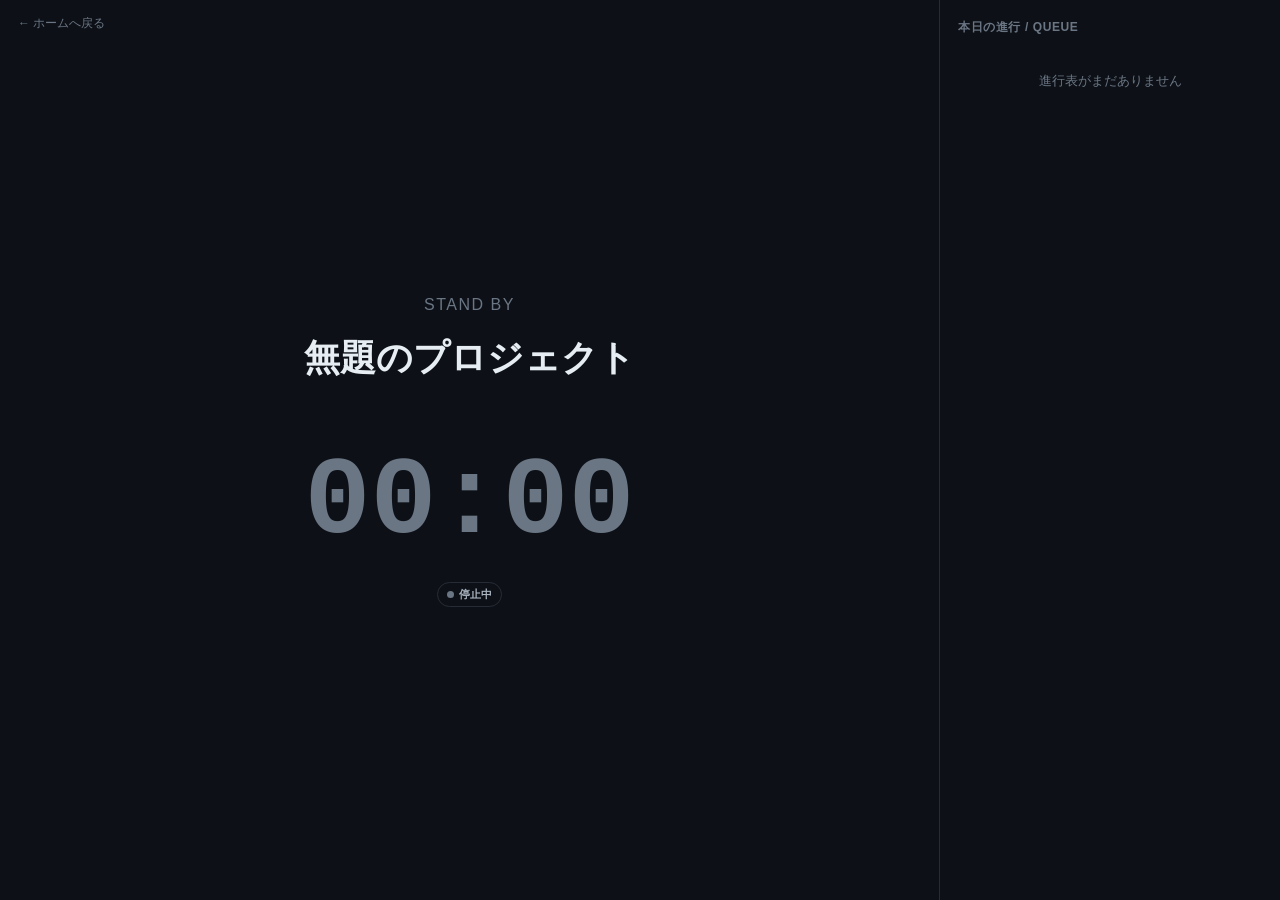
<file: backstage.html>
<!DOCTYPE html>
<html lang="ja">
<head>
<meta charset="UTF-8" />
<meta name="viewport" content="width=device-width, initial-scale=1" />
<title>Runtime Board — バックステージ</title>
<link rel="stylesheet" href="css/style.css" />
<style>
  .back-link {
    position: fixed;
    top: 14px;
    left: 18px;
    font-size: 12px;
    color: var(--text-2);
    z-index: 5;
  }
  .back-link:hover { color: var(--text-0); }
</style>
</head>
<body>
<a class="back-link" href="index.html">← ホームへ戻る</a>

<div class="backstage-layout">
  <div class="backstage-main">
    <div class="stage-eyebrow" id="b-cue">CUE —</div>
    <div class="stage-title" style="font-size:clamp(20px,3vw,36px);" id="b-title">読み込み中…</div>
    <div class="stage-subtitle" id="b-sub">&nbsp;</div>
    <div class="stage-timer" style="font-size:clamp(50px,10vw,110px);" id="b-timer">00:00</div>
    <div class="badge" id="b-badge"><span class="dot"></span><span id="b-badge-text">停止中</span></div>
  </div>

  <div class="backstage-queue">
    <h2>本日の進行 / QUEUE</h2>
    <div id="b-queue"></div>
  </div>
</div>

<div class="stage-message" id="b-message"></div>

<script src="js/storage.js"></script>
<script src="js/timer-engine.js"></script>
<script src="js/sync.js"></script>
<script src="js/util.js"></script>
<script>
  const { Store, Timer } = RB;
  const { escapeHtml } = RB.Util;

  function render(state) {
    const timing = Timer.computeTiming(state);
    const cueMap = Timer.buildCueNumbers(state);

    if (!timing.event) {
      document.getElementById("b-cue").textContent = "STAND BY";
      document.getElementById("b-title").textContent = state.project.title || "Runtime Board";
      document.getElementById("b-sub").innerHTML = "&nbsp;";
      document.getElementById("b-timer").textContent = "00:00";
      document.getElementById("b-timer").className = "stage-timer idle";
    } else {
      const cue = timing.event.type === "mc" ? "-" : cueMap.get(timing.event.id) || "—";
      document.getElementById("b-cue").textContent = "CUE " + cue;
      document.getElementById("b-title").textContent = timing.event.title || "（無題）";
      document.getElementById("b-sub").textContent = timing.event.subtitle || timing.event.presenter || "\u00A0";
      document.getElementById("b-timer").textContent = Timer.formatSeconds(timing.remaining, { forceHours: timing.duration >= 3600 });

      let cls = "";
      if (state.playback.state === "stop") cls = "idle";
      else if (timing.overtime) cls = "danger";
      else if (timing.remaining < 30) cls = "warn";
      document.getElementById("b-timer").className = "stage-timer " + cls;
    }

    const badgeText = { stop: "停止中", play: "進行中", pause: "一時停止中" }[state.playback.state];
    document.getElementById("b-badge-text").textContent = badgeText;
    document.getElementById("b-badge").classList.toggle("on-air", state.playback.state === "play");

    // キュー一覧（現在 + 次の項目）
    const playable = Timer.playableEvents(state).filter((e) => !e.skip);
    const loadedIdx = playable.findIndex((e) => e.id === state.playback.loadedId);
    const startIdx = Math.max(0, loadedIdx === -1 ? 0 : loadedIdx);
    const upcoming = playable.slice(startIdx, startIdx + 6);

    document.getElementById("b-queue").innerHTML =
      upcoming
        .map(
          (e, i) => `
        <div class="queue-item ${e.id === state.playback.loadedId ? "current" : ""}">
          <div class="idx">${startIdx + i + 1}</div>
          <div class="info">
            <b>${escapeHtml(e.title) || "（無題）"}</b>
            <span>${escapeHtml(e.presenter)}　${Timer.formatSeconds(e.duration)}</span>
          </div>
        </div>`
        )
        .join("") || `<div class="empty-hint">進行表がまだありません</div>`;

    const msgEl = document.getElementById("b-message");
    msgEl.textContent = state.message.text;
    msgEl.className = "stage-message " + (state.message.visible ? "visible " : "") + (state.message.level === "danger" ? "danger" : "");
  }

  Store.subscribe(render);
  setInterval(() => render(Store.getState()), 500);
</script>
</body>
</html>
</file>
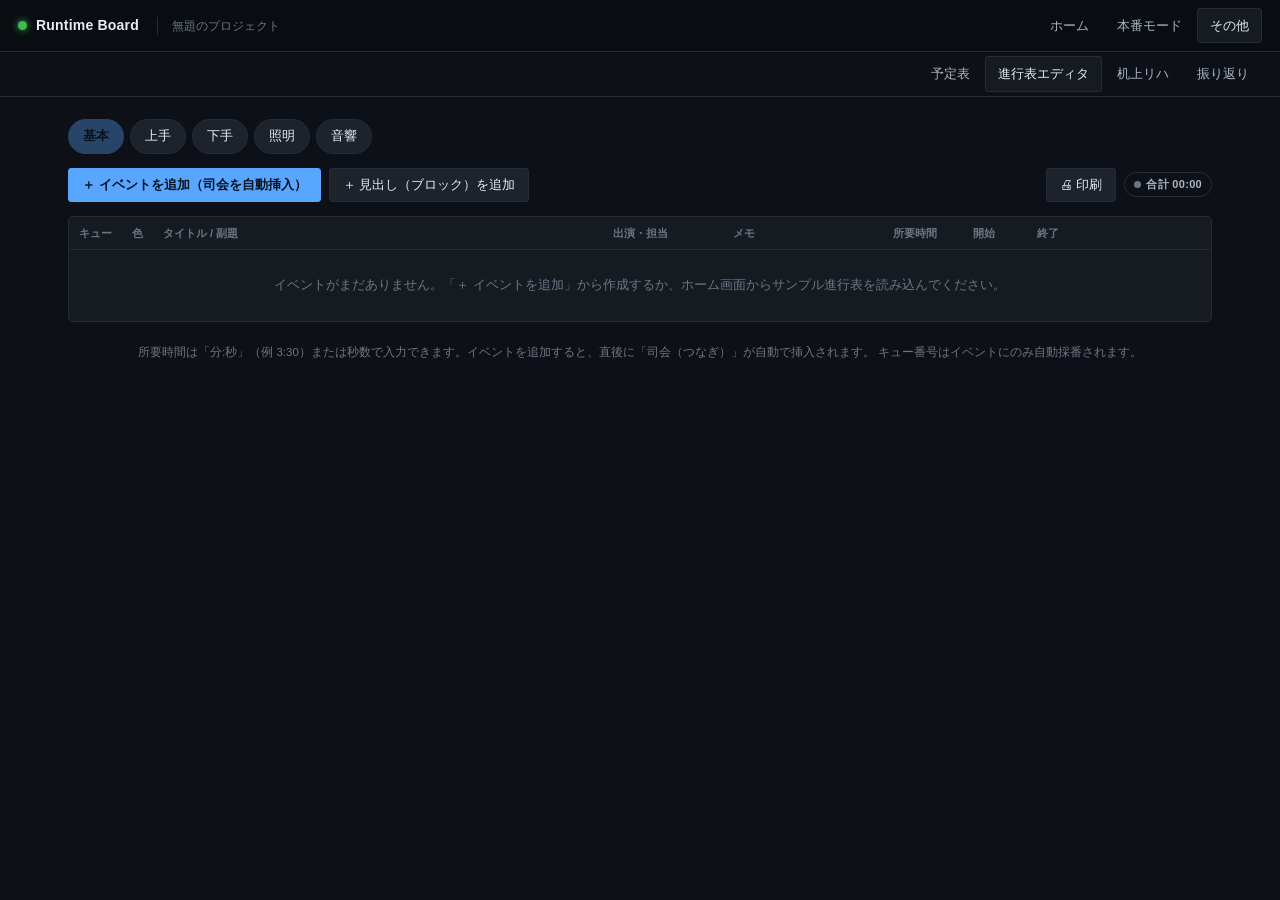
<file: editor.html>
<!DOCTYPE html>
<html lang="ja">
<head>
<meta charset="UTF-8" />
<meta name="viewport" content="width=device-width, initial-scale=1" />
<title>Runtime Board — 進行表エディタ</title>
<link rel="stylesheet" href="css/style.css" />
</head>
<body>
<div class="app">
  <div id="nav-mount"></div>

  <main>
    <div class="container" id="page-content">

      <div class="tab-select" id="tab-select">
        <button class="active" disabled title="常に表示されます">基本</button>
        <button data-tab="kamite">上手</button>
        <button data-tab="shimote">下手</button>
        <button data-tab="lighting">照明</button>
        <button data-tab="sound">音響</button>
      </div>

      <div class="tech-toolbar" id="lighting-toolbar" style="display:none;">
        <span class="group-label">照明:</span>
        <button class="toggle-btn tgl-violet" data-light="intermission">幕間</button>
        <button class="toggle-btn tgl-blue" data-light="arena">アリーナ</button>
        <button class="toggle-btn tgl-amber" data-light="worklight">作業灯</button>
      </div>
      <div class="tech-toolbar" id="sound-toolbar" style="display:none;">
        <span class="group-label">音響:</span>
        <button class="toggle-btn tgl-red" id="btn-mc-mic">司会</button>
      </div>

      <div class="toolbar">
        <button class="primary" id="btn-add-event">＋ イベントを追加（司会を自動挿入）</button>
        <button id="btn-add-block">＋ 見出し（ブロック）を追加</button>
        <div class="spacer"></div>
        <button id="btn-print">🖨 印刷</button>
        <span class="badge"><span class="dot"></span><span id="hdr-total">合計 00:00</span></span>
      </div>

      <div class="panel">
        <table class="rundown" id="rundown-table">
          <thead><tr id="head-row"></tr></thead>
          <tbody id="rows"></tbody>
        </table>
        <div class="empty-hint" id="empty-hint" style="display:none;">
          イベントがまだありません。「＋ イベントを追加」から作成するか、ホーム画面からサンプル進行表を読み込んでください。
        </div>
      </div>

      <p class="footer-note">
        所要時間は「分:秒」（例 3:30）または秒数で入力できます。イベントを追加すると、直後に「司会（つなぎ）」が自動で挿入されます。
        キュー番号はイベントにのみ自動採番されます。
      </p>
    </div>
  </main>
</div>

<script src="js/storage.js"></script>
<script src="js/timer-engine.js"></script>
<script src="js/sync.js"></script>
<script src="js/nav.js"></script>
<script src="js/rundown-render.js"></script>
<script src="js/util.js"></script>
<script>
  const { Store, Timer, Rundown } = RB;
  const { toast, parseMMSS, debounce } = RB.Util;

  RB.Nav.renderTopbar(document.getElementById("nav-mount"));
  setTimeout(() => { const r = document.getElementById("rows"); if (r) Rundown.bindFlags(r); }, 0);
  if (RB.Nav.guardProductionMode(false)) {
    document.getElementById("page-content").style.display = "none";
  } else {
    const rowsEl = document.getElementById("rows");
    const headRow = document.getElementById("head-row");
    const emptyHint = document.getElementById("empty-hint");
    const tapOpenIds = new Set();

    const tabs = { kamite: false, shimote: false, lighting: false, sound: false };

    document.querySelectorAll("#tab-select button[data-tab]").forEach((btn) => {
      btn.addEventListener("click", () => {
        const key = btn.dataset.tab;
        tabs[key] = !tabs[key];
        btn.classList.toggle("active", tabs[key]);
        document.getElementById("lighting-toolbar").style.display = tabs.lighting ? "flex" : "none";
        document.getElementById("sound-toolbar").style.display = tabs.sound ? "flex" : "none";
        render(Store.getState());
      });
    });

    function fieldUpdate(id, key, value) {
      Store.update((s) => {
        const ev = s.events.find((e) => e.id === id);
        if (ev) ev[key] = value;
      });
    }

    function render(state) {
      headRow.innerHTML = Rundown.techHeaderCells(tabs, true);

      const schedule = Timer.buildSchedule(state);
      const cueMap = Timer.buildCueNumbers(state);
      const total = Timer.totalRuntime(state);
      document.getElementById("hdr-total").textContent = "合計 " + Timer.formatSeconds(total, { forceHours: total >= 3600 });
      emptyHint.style.display = state.events.length ? "none" : "block";

      rowsEl.innerHTML = state.events
        .map((e, idx) =>
          Rundown.renderFullRow(e, idx, {
            schedule,
            cueMap,
            editable: true,
            tabs,
            currentId: state.playback.loadedId,
            tapOpenIds,
          })
        )
        .join("");

      document.getElementById("btn-mc-mic").classList.toggle("active", !!state.sound.mcMic);
      document.getElementById("lighting-toolbar").querySelectorAll("[data-light]").forEach((b) => {
        b.classList.toggle("active", !!state.lighting[b.dataset.light]);
      });
    }

    Store.subscribe(render);

    const debouncedText = debounce((id, field, value) => fieldUpdate(id, field, value), 250);
    const debouncedMemo = debounce((id, field, value) => fieldUpdate(id, field, value), 300);

    rowsEl.addEventListener("input", (ev) => {
      const t = ev.target;
      const id = t.dataset.id;
      if (t.classList.contains("block-title")) {
        debouncedText(id, "title", t.value);
        return;
      }
      if (t.dataset.memoField) {
        debouncedMemo(id, t.dataset.memoField, t.value);
        return;
      }
      const field = t.dataset.field;
      if (!field) return;
      if (field === "colour") fieldUpdate(id, "colour", t.value);
      else if (field === "duration") {
        /* change 時に変換 */
      } else debouncedText(id, field, t.value);
    });

    rowsEl.addEventListener("change", (ev) => {
      const t = ev.target;
      if (t.dataset.field === "duration") {
        fieldUpdate(t.dataset.id, "duration", parseMMSS(t.value));
      }
    });

    rowsEl.addEventListener("click", (ev) => {
      const memoOpen = ev.target.closest("[data-memo-open]");
      if (memoOpen) {
        tapOpenIds.add(memoOpen.dataset.memoOpen);
        render(Store.getState());
        return;
      }
      const curtainBtn = ev.target.closest("[data-curtain]");
      if (curtainBtn) {
        fieldUpdate(curtainBtn.dataset.id, "curtain", curtainBtn.dataset.curtain);
        return;
      }
      const btn = ev.target.closest("button[data-act]");
      if (!btn) return;
      const id = btn.dataset.id;
      const act = btn.dataset.act;
      Store.update((s) => {
        const idx = s.events.findIndex((e) => e.id === id);
        if (idx === -1) return;
        if (act === "del") {
          if (!confirm("この行を削除しますか？")) return;
          s.events.splice(idx, 1);
          if (s.playback.loadedId === id) {
            s.playback.loadedId = null;
            s.playback.state = "stop";
          }
        } else if (act === "up" && idx > 0) {
          [s.events[idx - 1], s.events[idx]] = [s.events[idx], s.events[idx - 1]];
        } else if (act === "down" && idx < s.events.length - 1) {
          [s.events[idx + 1], s.events[idx]] = [s.events[idx], s.events[idx + 1]];
        } else if (act === "skip") {
          s.events[idx].skip = !s.events[idx].skip;
        }
      });
    });

    // フォーカスが外れたら memo セルを閉じる（現在再生中の行は常に開いたまま）
    rowsEl.addEventListener(
      "focusout",
      (ev) => {
        const ta = ev.target;
        if (!ta.dataset || !ta.dataset.memoField) return;
        const key = ta.dataset.id + ":" + ta.dataset.memoField;
        setTimeout(() => {
          tapOpenIds.delete(key);
          render(Store.getState());
        }, 150);
      },
      true
    );

    document.getElementById("btn-add-event").addEventListener("click", () => {
      Store.addEventWithMc();
      toast("イベントと司会を追加しました");
    });
    document.getElementById("btn-add-block").addEventListener("click", () => Store.addBlock());
    document.getElementById("btn-print").addEventListener("click", () => window.print());

    document.getElementById("lighting-toolbar").addEventListener("click", (ev) => {
      const b = ev.target.closest("[data-light]");
      if (!b) return;
      Store.update((s) => (s.lighting[b.dataset.light] = !s.lighting[b.dataset.light]));
    });
    document.getElementById("btn-mc-mic").addEventListener("click", () => {
      Store.update((s) => (s.sound.mcMic = !s.sound.mcMic));
    });
  }
</script>
</body>
</html>
</file>
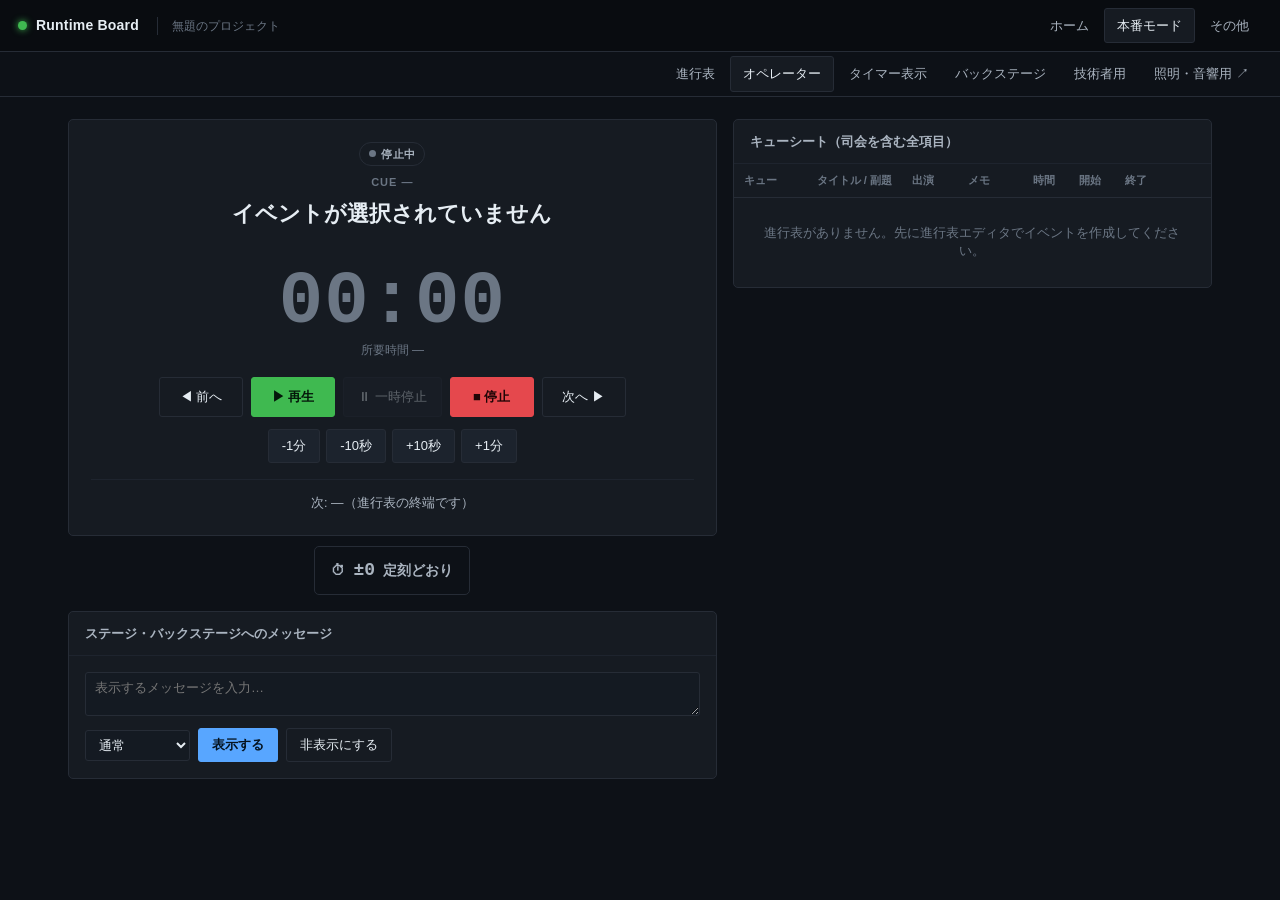
<file: operator.html>
<!DOCTYPE html>
<html lang="ja">
<head>
<meta charset="UTF-8" />
<meta name="viewport" content="width=device-width, initial-scale=1" />
<title>Runtime Board — オペレーター</title>
<link rel="stylesheet" href="css/style.css" />
</head>
<body>
<div class="app">
  <div id="nav-mount"></div>

  <main>
    <div class="container">
      <div class="operator-layout">

        <!-- 左: 現在の進行タイマー -->
        <div>
          <div class="now-panel">
            <div class="row" style="justify-content:center;margin-bottom:8px;">
              <span class="badge" id="pb-badge"><span class="dot"></span><span id="pb-badge-text">停止中</span></span>
            </div>
            <div class="stage" id="now-cue">CUE —</div>
            <div class="title" id="now-title">イベントが選択されていません</div>
            <div class="subtitle" id="now-sub">&nbsp;</div>

            <div class="big-timer idle" id="big-timer">00:00</div>
            <div class="timer-sub" id="timer-sub">所要時間 —</div>

            <div class="transport">
              <button class="ghost" id="btn-prev">◀ 前へ</button>
              <button class="go" id="btn-play">▶ 再生</button>
              <button id="btn-pause">⏸ 一時停止</button>
              <button class="stop" id="btn-stop">■ 停止</button>
              <button class="ghost" id="btn-next">次へ ▶</button>
            </div>
            <div class="addtime-row">
              <button id="t-minus-60">-1分</button>
              <button id="t-minus-10">-10秒</button>
              <button id="t-plus-10">+10秒</button>
              <button id="t-plus-60">+1分</button>
            </div>

            <div class="next-preview" id="next-preview">次: —</div>
          </div>

          <div class="row" style="justify-content:center;">
            <div class="offset-badge flat" id="offset-badge">
              <span>⏱</span><span class="val" id="offset-val">±0</span><span id="offset-label">定刻どおり</span>
            </div>
          </div>

          <div class="panel" style="margin-top:6px;">
            <div class="panel-head"><h2>ステージ・バックステージへのメッセージ</h2></div>
            <div class="panel-body">
              <div class="field">
                <textarea id="msg-text" rows="2" placeholder="表示するメッセージを入力…"></textarea>
              </div>
              <div class="row">
                <select id="msg-level">
                  <option value="normal">通常</option>
                  <option value="warn">注意（黄）</option>
                  <option value="danger">警告（赤）</option>
                </select>
                <button class="primary" id="btn-msg-send">表示する</button>
                <button class="ghost" id="btn-msg-clear">非表示にする</button>
              </div>
            </div>
          </div>
        </div>

        <!-- 右: キューシート -->
        <div class="panel">
          <div class="panel-head"><h2>キューシート（司会を含む全項目）</h2></div>
          <table class="rundown">
            <thead>
              <tr>
                <th style="width:26px;">キュー</th>
                <th style="width:16px;"></th>
                <th>タイトル / 副題</th>
                <th style="width:100px;">出演</th>
                <th style="width:130px;">メモ</th>
                <th style="width:60px;">時間</th>
                <th style="width:56px;">開始</th>
                <th style="width:56px;">終了</th>
                <th style="width:140px;"></th>
              </tr>
            </thead>
            <tbody id="cue-rows"></tbody>
          </table>
          <div class="empty-hint" id="empty-hint" style="display:none;">
            進行表がありません。先に進行表エディタでイベントを作成してください。
          </div>
        </div>

      </div>
    </div>
  </main>
</div>

<script src="js/storage.js"></script>
<script src="js/timer-engine.js"></script>
<script src="js/sync.js"></script>
<script src="js/nav.js"></script>
<script src="js/rundown-render.js"></script>
<script src="js/util.js"></script>
<script>
  const { Store, Timer, Rundown } = RB;
  const { escapeHtml } = RB.Util;

  RB.Nav.renderTopbar(document.getElementById("nav-mount"));

  const cueRows = document.getElementById("cue-rows");
  const emptyHint = document.getElementById("empty-hint");

  function renderCueSheet(state) {
    const schedule = Timer.buildSchedule(state);
    const cueMap = Timer.buildCueNumbers(state);
    const playable = Timer.playableEvents(state);
    emptyHint.style.display = playable.length ? "none" : "block";

    cueRows.innerHTML = state.events
      .map((e, idx) => {
        const row = Rundown.renderFullRow(e, idx, {
          schedule,
          cueMap,
          editable: false,
          showActions: true,
          tabs: {},
          currentId: state.playback.loadedId,
          tapOpenIds: new Set(),
        });
        if (e.type === "block") return row;
        const status = state.playback.loadedId === e.id ? (state.playback.state === "play" ? "playing" : "loaded") : "";
        return row.replace('class="event-row', `class="event-row ${status}`).replace(
          "</td></tr>",
          `</td>
            <div class="row" style="justify-content:flex-end;gap:4px;margin-top:2px;">
              <button class="icon-btn" data-act="load" data-id="${e.id}" title="ロード">⏏</button>
              <button class="icon-btn" data-act="playnow" data-id="${e.id}" title="このキューから再生">▶</button>
            </div>
          </td></tr>`
        );
      })
      .join("");
  }

  function updateTimerDisplay(state) {
    const timing = Timer.computeTiming(state);
    const cueMap = Timer.buildCueNumbers(state);
    const badgeText = { stop: "停止中", play: "オンエア", pause: "一時停止中" }[state.playback.state];
    document.getElementById("pb-badge-text").textContent = badgeText;
    document.getElementById("pb-badge").classList.toggle("on-air", state.playback.state === "play");

    const bigTimer = document.getElementById("big-timer");
    const sub = document.getElementById("timer-sub");

    if (!timing.event) {
      document.getElementById("now-cue").textContent = "CUE —";
      document.getElementById("now-title").textContent = "イベントが選択されていません";
      document.getElementById("now-sub").innerHTML = "&nbsp;";
      bigTimer.textContent = "00:00";
      bigTimer.className = "big-timer idle";
      sub.textContent = "所要時間 —";
    } else {
      const cue = timing.event.type === "mc" ? "-" : cueMap.get(timing.event.id) || "—";
      document.getElementById("now-cue").textContent = "CUE " + cue;
      document.getElementById("now-title").textContent = timing.event.title || "（無題）";
      document.getElementById("now-sub").textContent = timing.event.subtitle || timing.event.presenter || "\u00A0";

      bigTimer.textContent = Timer.formatSeconds(timing.remaining, { forceHours: timing.duration >= 3600 });
      bigTimer.className =
        "big-timer " +
        (state.playback.state === "stop" ? "idle" : timing.overtime ? "danger" : timing.remaining < 30 ? "warn" : "");
      sub.textContent = "所要時間 " + Timer.formatSeconds(timing.duration);
    }

    const nxt = Timer.nextPlayable(state, state.playback.loadedId);
    document.getElementById("next-preview").innerHTML = nxt
      ? `次: <b>${escapeHtml(nxt.title)}</b>　${Timer.formatSeconds(nxt.duration)}`
      : "次: —（進行表の終端です）";

    document.getElementById("btn-play").disabled = state.playback.state === "play";
    document.getElementById("btn-pause").disabled = state.playback.state !== "play";

    // 押し / 巻き
    const offsetSec = Timer.currentShowOffset(state);
    const fo = Timer.formatOffset(offsetSec);
    const badge = document.getElementById("offset-badge");
    badge.className = "offset-badge " + fo.cls;
    document.getElementById("offset-val").textContent = fo.text;
    document.getElementById("offset-label").textContent = fo.label;
  }

  function render(state) {
    renderCueSheet(state);
    updateTimerDisplay(state);
  }

  Store.subscribe(render);
  setInterval(() => updateTimerDisplay(Store.getState()), 250);

  cueRows.addEventListener("click", (ev) => {
    const btn = ev.target.closest("button[data-act]");
    if (btn) {
      const id = btn.dataset.id;
      if (btn.dataset.act === "load") Store.update((s) => Timer.loadEvent(s, id));
      if (btn.dataset.act === "playnow") Store.update((s) => Timer.playEvent(s, id));
      if (btn.dataset.act === "skip")
        Store.update((s) => {
          const e = s.events.find((x) => x.id === id);
          if (e) e.skip = !e.skip;
        });
      if (btn.dataset.act === "del") {
        if (confirm("この行を削除しますか？")) {
          Store.update((s) => {
            s.events = s.events.filter((x) => x.id !== id);
            if (s.playback.loadedId === id) {
              s.playback.loadedId = null;
              s.playback.state = "stop";
            }
          });
        }
      }
      if (btn.dataset.act === "up" || btn.dataset.act === "down") {
        Store.update((s) => {
          const idx = s.events.findIndex((x) => x.id === id);
          if (btn.dataset.act === "up" && idx > 0) [s.events[idx - 1], s.events[idx]] = [s.events[idx], s.events[idx - 1]];
          if (btn.dataset.act === "down" && idx < s.events.length - 1)
            [s.events[idx + 1], s.events[idx]] = [s.events[idx], s.events[idx + 1]];
        });
      }
    }
  });

  document.getElementById("btn-play").addEventListener("click", () => Store.update((s) => Timer.play(s)));
  document.getElementById("btn-pause").addEventListener("click", () => Store.update((s) => Timer.pause(s)));
  document.getElementById("btn-stop").addEventListener("click", () => Store.update((s) => Timer.stop(s)));
  document.getElementById("btn-next").addEventListener("click", () => Store.update((s) => Timer.advance(s)));
  document.getElementById("btn-prev").addEventListener("click", () => {
    Store.update((s) => {
      const playable = Timer.playableEvents(s).filter((e) => !e.skip);
      const idx = playable.findIndex((e) => e.id === s.playback.loadedId);
      const prev = idx > 0 ? playable[idx - 1] : playable[0];
      if (prev) Timer.loadEvent(s, prev.id);
    });
  });

  document.getElementById("t-minus-60").addEventListener("click", () => Store.update((s) => Timer.addTime(s, -60)));
  document.getElementById("t-minus-10").addEventListener("click", () => Store.update((s) => Timer.addTime(s, -10)));
  document.getElementById("t-plus-10").addEventListener("click", () => Store.update((s) => Timer.addTime(s, 10)));
  document.getElementById("t-plus-60").addEventListener("click", () => Store.update((s) => Timer.addTime(s, 60)));

  const msgText = document.getElementById("msg-text");
  const msgLevel = document.getElementById("msg-level");

  Store.subscribe((state) => {
    if (document.activeElement !== msgText) msgText.value = state.message.text;
    msgLevel.value = state.message.level;
  });

  document.getElementById("btn-msg-send").addEventListener("click", () => {
    Store.update((s) => {
      s.message.text = msgText.value;
      s.message.level = msgLevel.value;
      s.message.visible = true;
    });
  });
  document.getElementById("btn-msg-clear").addEventListener("click", () => {
    Store.update((s) => (s.message.visible = false));
  });
</script>
</body>
</html>
</file>
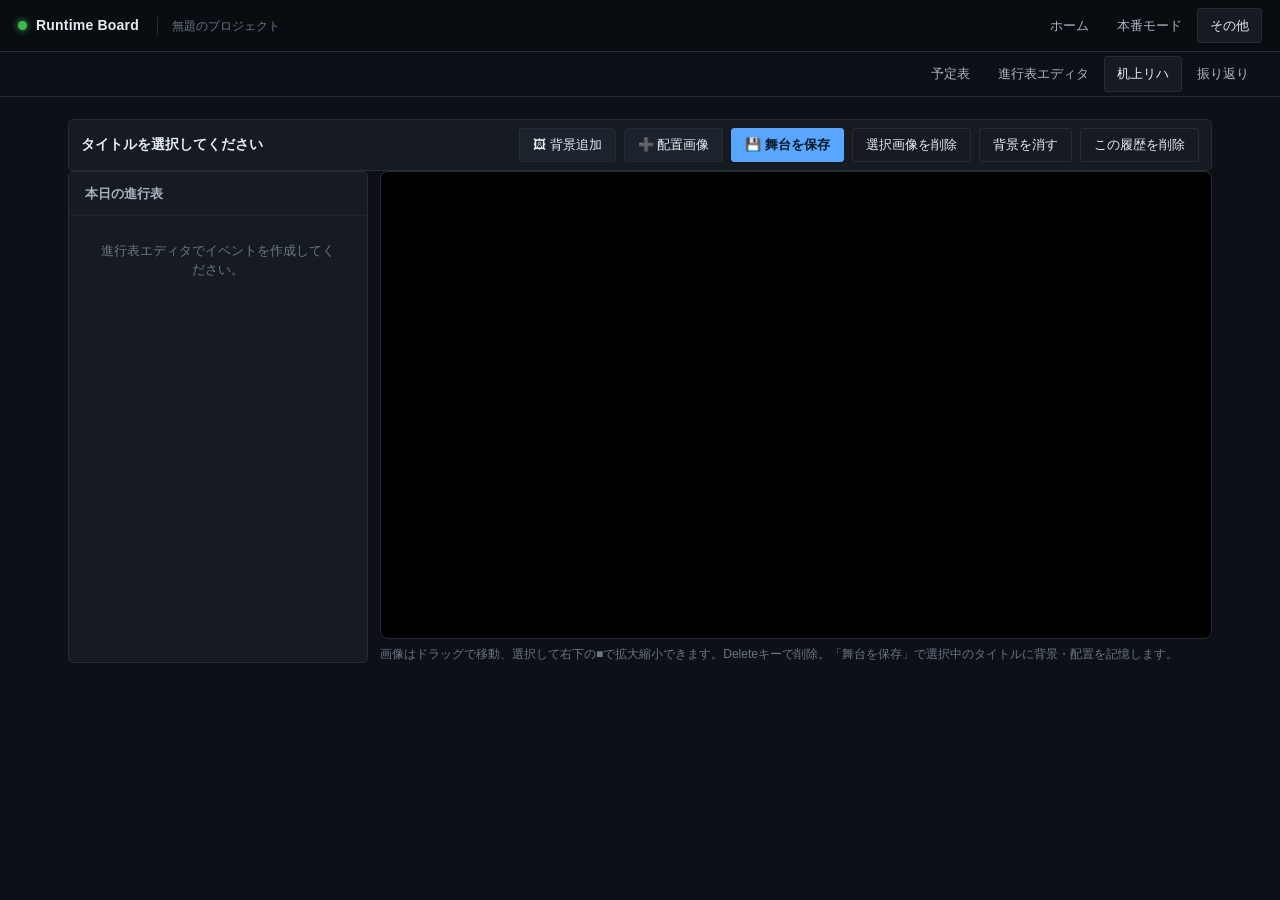
<file: rehearsal.html>
<!DOCTYPE html>
<html lang="ja">
<head>
<meta charset="UTF-8" />
<meta name="viewport" content="width=device-width, initial-scale=1" />
<title>Runtime Board — 机上リハ</title>
<link rel="stylesheet" href="css/style.css" />
</head>
<body>
<div class="app">
  <div id="nav-mount"></div>
  <main>
    <div class="container" id="page-content">
      <!-- メイン画面ヘッダー -->
      <div class="rehearsal-head panel" style="padding:8px 12px;">
        <b id="sel-title" style="margin-right:auto;">タイトルを選択してください</b>
        <input type="file" id="file-bg" accept="image/*" hidden />
        <input type="file" id="file-item" accept="image/*" multiple hidden />
        <button id="btn-bg">🖼 背景追加</button>
        <button id="btn-item">➕ 配置画像</button>
        <button class="primary" id="btn-save">💾 舞台を保存</button>
        <button class="ghost" id="btn-del-item">選択画像を削除</button>
        <button class="ghost" id="btn-clear-bg">背景を消す</button>
        <button class="ghost" id="btn-clear-hist">この履歴を削除</button>
      </div>

      <div class="rehearsal-layout">
        <div class="panel">
          <div class="panel-head"><h2>本日の進行表</h2></div>
          <div id="rh-list"></div>
        </div>
        <div>
          <div id="stage"></div>
          <div style="color:var(--text-2);font-size:12px;margin-top:6px;">
            画像はドラッグで移動、選択して右下の■で拡大縮小できます。Deleteキーで削除。「舞台を保存」で選択中のタイトルに背景・配置を記憶します。
          </div>
        </div>
      </div>
    </div>
  </main>
</div>

<script src="js/storage.js"></script>
<script src="js/timer-engine.js"></script>
<script src="js/sync.js"></script>
<script src="js/nav.js"></script>
<script src="js/util.js"></script>
<script>
  const { Store, Timer } = RB;
  const { escapeHtml, toast } = RB.Util;
  RB.Nav.renderTopbar(document.getElementById("nav-mount"));

  if (RB.Nav.guardProductionMode(false)) {
    document.getElementById("page-content").style.display = "none";
  } else {
    const $ = (id) => document.getElementById(id);
    // 画像は容量が大きいので同期対象の Store とは別の localStorage キーに保存する
    const HKEY = "runtimeboard_rehearsal_v1";
    const loadHist = () => { try { return JSON.parse(localStorage.getItem(HKEY)) || {}; } catch (e) { return {}; } };
    const saveHist = (h) => {
      try { localStorage.setItem(HKEY, JSON.stringify(h)); return true; }
      catch (e) { toast("保存容量を超えました。画像を小さくするか、古い履歴を削除してください"); return false; }
    };

    let selId = null;
    let work = { bg: "", items: [] }; // 編集中の舞台
    let selItem = null;
    const stage = $("stage");

    // 画像を縮小して dataURL 化（背景は JPEG、配置画像は透過保持の PNG）
    function readImage(file, maxSize, asJpeg) {
      return new Promise((resolve) => {
        const fr = new FileReader();
        fr.onload = () => {
          const img = new Image();
          img.onload = () => {
            const r = Math.min(1, maxSize / Math.max(img.width, img.height));
            const c = document.createElement("canvas");
            c.width = Math.round(img.width * r);
            c.height = Math.round(img.height * r);
            c.getContext("2d").drawImage(img, 0, 0, c.width, c.height);
            resolve({ src: asJpeg ? c.toDataURL("image/jpeg", 0.8) : c.toDataURL("image/png"), ar: c.height / c.width });
          };
          img.src = fr.result;
        };
        fr.readAsDataURL(file);
      });
    }

    function renderStage() {
      stage.style.backgroundImage = work.bg ? `url(${work.bg})` : "none";
      stage.innerHTML = work.items
        .map((it) => `<div class="stage-img ${it.id === selItem ? "sel" : ""}" data-id="${it.id}" style="left:${it.x}%;top:${it.y}%;width:${it.w}%;aspect-ratio:${1 / it.ar};"><img src="${it.src}" alt="" /><span class="rz"></span></div>`)
        .join("");
    }

    function renderList(state) {
      const hist = loadHist();
      $("rh-list").innerHTML = state.events.length
        ? state.events
            .map((e) => {
              if (e.type === "block") return `<div style="padding:6px 10px;background:var(--bg-2);font-weight:600;font-size:12px;">${escapeHtml(e.title)}</div>`;
              return `<div class="rh-item ${e.id === selId ? "sel" : ""}" data-id="${e.id}"><b>${escapeHtml(e.title) || "（無題）"}</b><small>${escapeHtml(e.subtitle)}</small>${hist[e.id] ? '<span class="saved">● 保存済み</span>' : ""}</div>`;
            })
            .join("")
        : `<div class="empty-hint">進行表エディタでイベントを作成してください。</div>`;
      const sel = state.events.find((e) => e.id === selId);
      $("sel-title").textContent = sel ? sel.title || "（無題）" : "タイトルを選択してください";
    }

    function select(id) {
      selId = id;
      const h = loadHist()[id];
      work = h ? JSON.parse(JSON.stringify({ bg: h.bg, items: h.items })) : { bg: "", items: [] };
      selItem = null;
      renderStage();
      renderList(Store.getState());
    }

    $("rh-list").addEventListener("click", (ev) => {
      const r = ev.target.closest(".rh-item");
      if (r) select(r.dataset.id);
    });

    const need = () => (selId ? true : (toast("先に左の進行表からタイトルを選択してください"), false));
    $("btn-bg").onclick = () => need() && $("file-bg").click();
    $("btn-item").onclick = () => need() && $("file-item").click();
    $("file-bg").onchange = async (ev) => {
      const f = ev.target.files[0];
      if (f) { work.bg = (await readImage(f, 1600, true)).src; renderStage(); }
      ev.target.value = "";
    };
    $("file-item").onchange = async (ev) => {
      for (const f of ev.target.files) {
        const im = await readImage(f, 500, false);
        const it = { id: Store.uid("i"), src: im.src, ar: im.ar, x: 40, y: 40, w: 20 };
        work.items.push(it);
        selItem = it.id;
      }
      renderStage();
      ev.target.value = "";
    };
    $("btn-save").onclick = () => {
      if (!need()) return;
      const ev = Store.getState().events.find((e) => e.id === selId);
      const h = loadHist();
      h[selId] = { title: ev ? ev.title : "", subtitle: ev ? ev.subtitle : "", bg: work.bg, items: work.items, savedAt: Date.now() };
      if (saveHist(h)) { toast("舞台を保存しました"); renderList(Store.getState()); }
    };
    function delItem() {
      if (!selItem) return;
      work.items = work.items.filter((i) => i.id !== selItem);
      selItem = null;
      renderStage();
    }
    $("btn-del-item").onclick = delItem;
    document.addEventListener("keydown", (ev) => {
      if (ev.key === "Delete" && !/INPUT|TEXTAREA/.test(document.activeElement.tagName)) delItem();
    });
    $("btn-clear-bg").onclick = () => { work.bg = ""; renderStage(); };
    $("btn-clear-hist").onclick = () => {
      if (!need() || !confirm("このタイトルの保存済み履歴を削除しますか？")) return;
      const h = loadHist();
      delete h[selId];
      saveHist(h);
      select(selId);
    };

    // ドラッグ移動 / 右下■でサイズ変更（ステージ比率で保持）
    stage.addEventListener("pointerdown", (ev) => {
      const box = ev.target.closest(".stage-img");
      if (!box) { selItem = null; renderStage(); return; }
      const it = work.items.find((i) => i.id === box.dataset.id);
      selItem = it.id;
      const resizing = ev.target.classList.contains("rz");
      const rect = stage.getBoundingClientRect();
      const sx = ev.clientX, sy = ev.clientY, ox = it.x, oy = it.y, ow = it.w;
      box.classList.add("sel");
      box.setPointerCapture(ev.pointerId);
      const move = (e) => {
        const dx = ((e.clientX - sx) / rect.width) * 100, dy = ((e.clientY - sy) / rect.height) * 100;
        if (resizing) it.w = Math.max(3, Math.min(100, ow + dx));
        else { it.x = Math.max(-it.w / 2, Math.min(100 - it.w / 2, ox + dx)); it.y = Math.max(-10, Math.min(95, oy + dy)); }
        box.style.left = it.x + "%"; box.style.top = it.y + "%";
        box.style.width = it.w + "%";
      };
      const up = () => { box.removeEventListener("pointermove", move); box.removeEventListener("pointerup", up); renderStage(); };
      box.addEventListener("pointermove", move);
      box.addEventListener("pointerup", up);
      ev.preventDefault();
    });

    Store.subscribe((s) => renderList(s));
    const first = Store.getState().events.find((e) => e.type !== "block");
    if (first) select(first.id);
  }
</script>
</body>
</html>
</file>
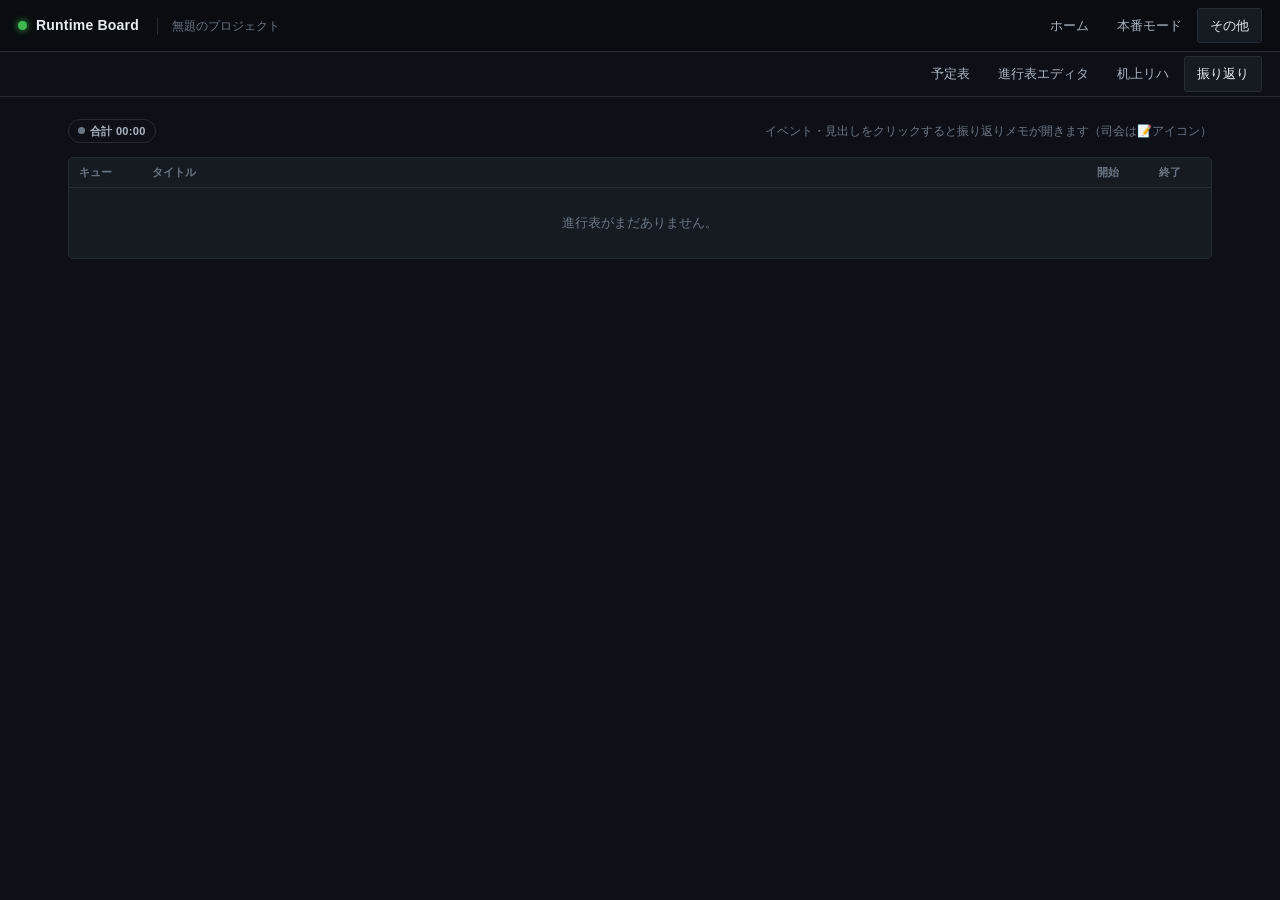
<file: retrospective.html>
<!DOCTYPE html>
<html lang="ja">
<head>
<meta charset="UTF-8" />
<meta name="viewport" content="width=device-width, initial-scale=1" />
<title>Runtime Board — 振り返り</title>
<link rel="stylesheet" href="css/style.css" />
</head>
<body>
<div class="app">
  <div id="nav-mount"></div>
  <main>
    <div class="container" id="page-content">
      <div class="toolbar">
        <span class="badge"><span class="dot"></span><span id="hdr-total">合計 00:00</span></span>
        <div class="spacer"></div>
        <span style="color:var(--text-2);font-size:12px;">イベント・見出しをクリックすると振り返りメモが開きます（司会は📝アイコン）</span>
      </div>
      <div class="panel">
        <table class="rundown compact">
          <thead>
            <tr>
              <th style="width:26px;">キュー</th>
              <th style="width:16px;"></th>
              <th>タイトル</th>
              <th style="width:62px;">開始</th>
              <th style="width:62px;">終了</th>
            </tr>
          </thead>
          <tbody id="rows"></tbody>
        </table>
        <div class="empty-hint" id="empty-hint" style="display:none;">進行表がまだありません。</div>
      </div>
    </div>
  </main>
</div>

<script src="js/storage.js"></script>
<script src="js/timer-engine.js"></script>
<script src="js/sync.js"></script>
<script src="js/nav.js"></script>
<script src="js/rundown-render.js"></script>
<script src="js/util.js"></script>
<script>
  const { Store, Timer } = RB;
  const { debounce } = RB.Util;

  RB.Nav.renderTopbar(document.getElementById("nav-mount"));
  if (RB.Nav.guardProductionMode(false)) {
    document.getElementById("page-content").style.display = "none";
  } else {
    const rowsEl = document.getElementById("rows");
    const emptyHint = document.getElementById("empty-hint");
    const expandedMc = new Set();
    const openReview = new Set();

    function render(state) {
      const schedule = Timer.buildSchedule(state);
      const cueMap = Timer.buildCueNumbers(state);
      const total = Timer.totalRuntime(state);
      document.getElementById("hdr-total").textContent = "合計 " + Timer.formatSeconds(total, { forceHours: total >= 3600 });
      emptyHint.style.display = state.events.length ? "none" : "block";

      rowsEl.innerHTML = state.events
        .map((e, idx) =>
          RB.Rundown.renderCompactRow(e, idx, {
            schedule,
            cueMap,
            expandedIds: expandedMc,
            reviewMode: true,
            reviewIds: openReview,
          })
        )
        .join("");
    }

    Store.subscribe(render);

    const debouncedSave = debounce((id, value) => {
      Store.update((s) => {
        const ev = s.events.find((x) => x.id === id);
        if (ev) ev.reviewNote = value;
      });
    }, 300);

    rowsEl.addEventListener("click", (ev) => {
      const mcToggle = ev.target.closest("[data-toggle-mc]");
      if (mcToggle) {
        const id = mcToggle.dataset.toggleMc;
        expandedMc.has(id) ? expandedMc.delete(id) : expandedMc.add(id);
        render(Store.getState());
        return;
      }
      const reviewToggle = ev.target.closest(".rowclick-target");
      if (reviewToggle) {
        const id = reviewToggle.dataset.id;
        openReview.has(id) ? openReview.delete(id) : openReview.add(id);
        render(Store.getState());
      }
    });

    rowsEl.addEventListener("input", (ev) => {
      const t = ev.target;
      if (t.dataset.reviewField) {
        debouncedSave(t.dataset.reviewField, t.value);
      }
    });
  }
</script>
</body>
</html>
</file>
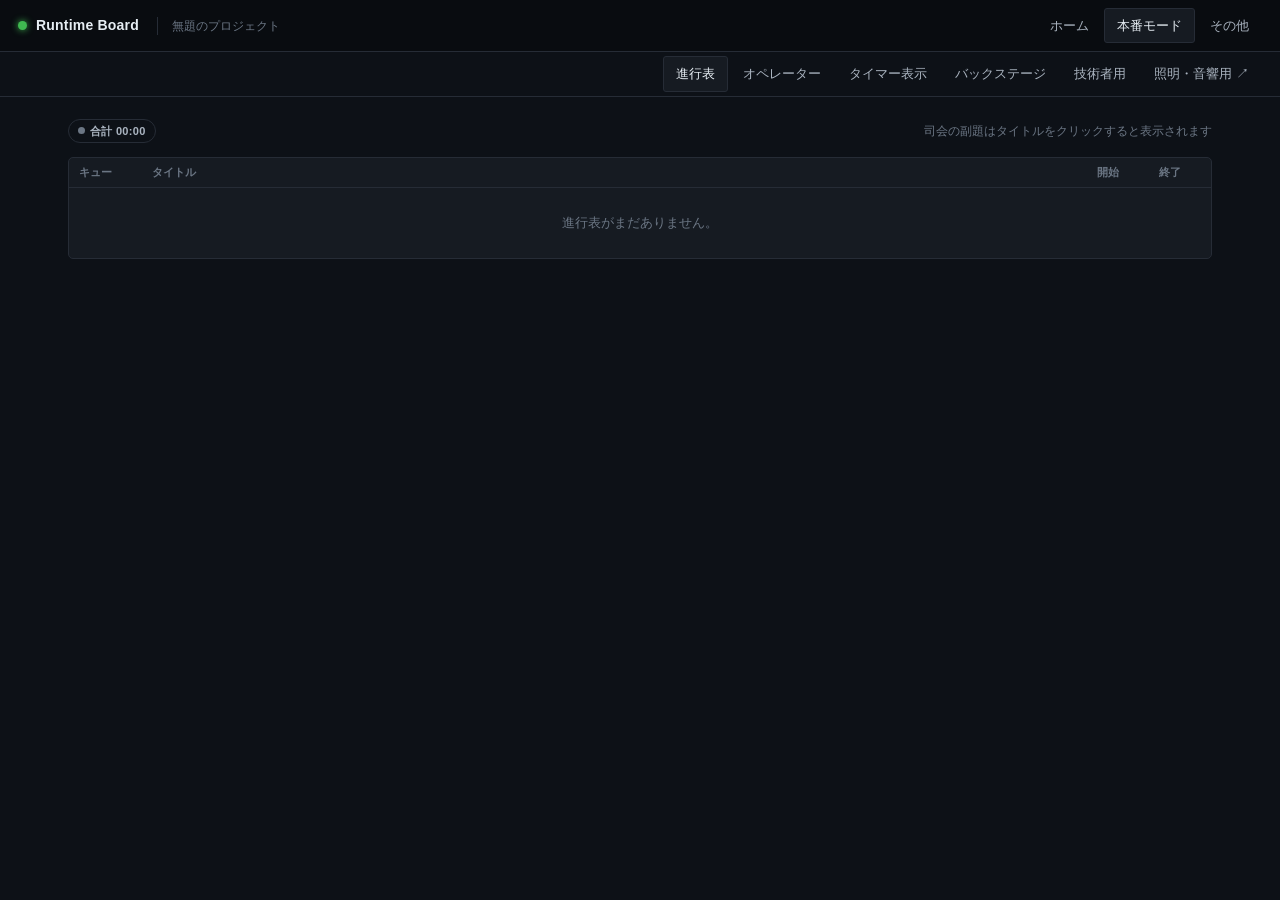
<file: rundown-view.html>
<!DOCTYPE html>
<html lang="ja">
<head>
<meta charset="UTF-8" />
<meta name="viewport" content="width=device-width, initial-scale=1" />
<title>Runtime Board — 進行表</title>
<link rel="stylesheet" href="css/style.css" />
</head>
<body>
<div class="app">
  <div id="nav-mount"></div>
  <main>
    <div class="container">
      <div class="toolbar">
        <span class="badge"><span class="dot"></span><span id="hdr-total">合計 00:00</span></span>
        <div class="spacer"></div>
        <span style="color:var(--text-2);font-size:12px;">司会の副題はタイトルをクリックすると表示されます</span>
      </div>
      <div class="panel">
        <table class="rundown compact">
          <thead>
            <tr>
              <th style="width:26px;">キュー</th>
              <th style="width:16px;"></th>
              <th>タイトル</th>
              <th style="width:62px;">開始</th>
              <th style="width:62px;">終了</th>
            </tr>
          </thead>
          <tbody id="rows"></tbody>
        </table>
        <div class="empty-hint" id="empty-hint" style="display:none;">進行表がまだありません。</div>
      </div>
    </div>
  </main>
</div>

<script src="js/storage.js"></script>
<script src="js/timer-engine.js"></script>
<script src="js/sync.js"></script>
<script src="js/nav.js"></script>
<script src="js/rundown-render.js"></script>
<script src="js/util.js"></script>
<script>
  const { Store, Timer } = RB;
  RB.Nav.renderTopbar(document.getElementById("nav-mount"));

  const rowsEl = document.getElementById("rows");
  const emptyHint = document.getElementById("empty-hint");
  const expanded = new Set();

  function render(state) {
    const schedule = Timer.buildSchedule(state);
    const cueMap = Timer.buildCueNumbers(state);
    const total = Timer.totalRuntime(state);
    document.getElementById("hdr-total").textContent = "合計 " + Timer.formatSeconds(total, { forceHours: total >= 3600 });
    emptyHint.style.display = state.events.length ? "none" : "block";

    rowsEl.innerHTML = state.events
      .map((e, idx) => RB.Rundown.renderCompactRow(e, idx, { schedule, cueMap, expandedIds: expanded, reviewMode: false }))
      .join("");
  }

  Store.subscribe(render);

  rowsEl.addEventListener("click", (ev) => {
    const t = ev.target.closest("[data-toggle-mc]");
    if (!t) return;
    const id = t.dataset.toggleMc;
    if (expanded.has(id)) expanded.delete(id);
    else expanded.add(id);
    render(Store.getState());
  });
</script>
</body>
</html>
</file>
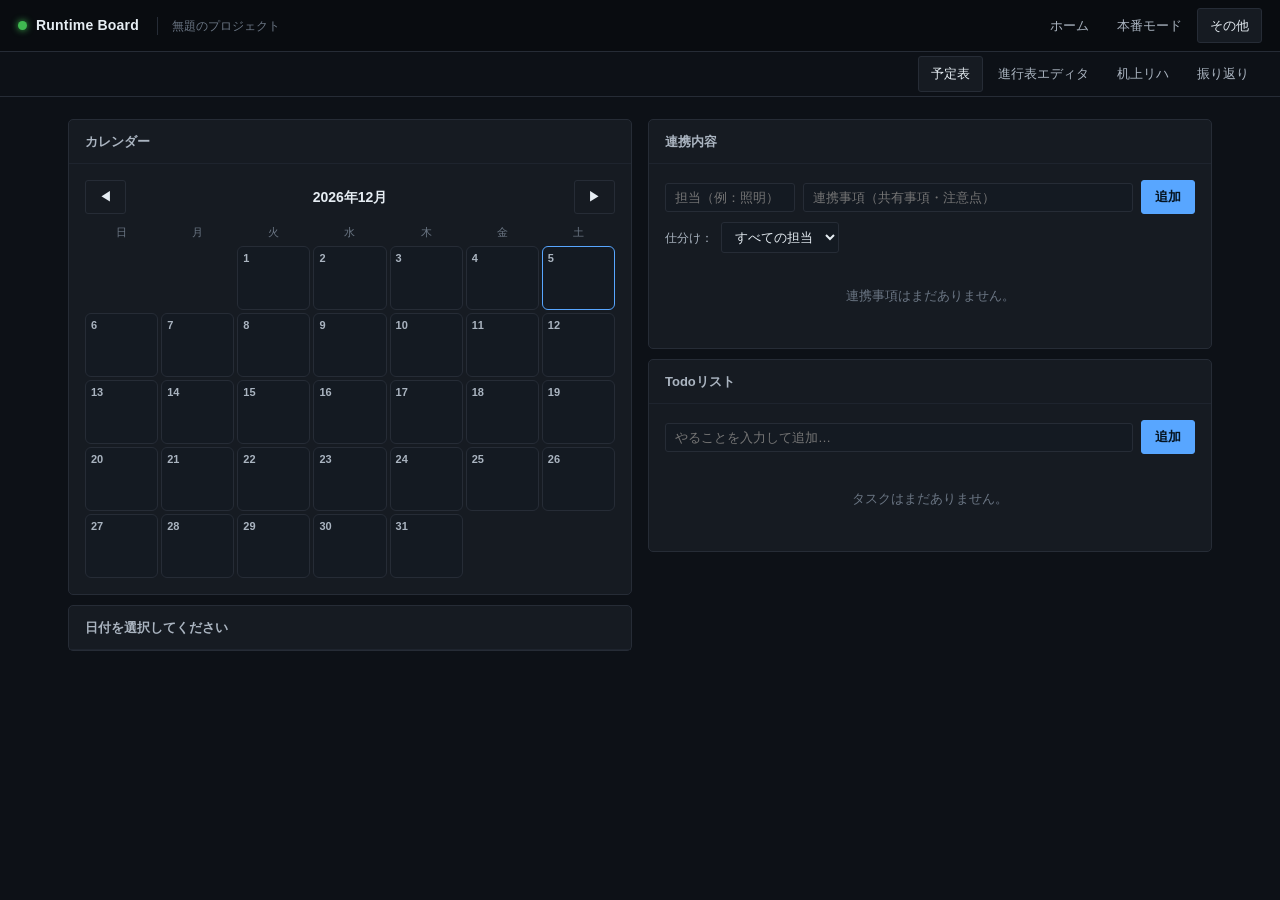
<file: schedule.html>
<!DOCTYPE html>
<html lang="ja">
<head>
<meta charset="UTF-8" />
<meta name="viewport" content="width=device-width, initial-scale=1" />
<title>Runtime Board — 予定表</title>
<link rel="stylesheet" href="css/style.css" />
</head>
<body>
<div class="app">
  <div id="nav-mount"></div>
  <main>
    <div class="container" id="page-content">
      <div class="grid-2">
        <div>
          <div class="panel">
            <div class="panel-head"><h2>カレンダー</h2></div>
            <div class="panel-body">
              <div class="cal-head">
                <button class="ghost" id="cal-prev">◀</button>
                <b id="cal-title"></b>
                <button class="ghost" id="cal-next">▶</button>
              </div>
              <div class="cal-grid" id="cal-grid"></div>
            </div>
          </div>
          <div class="panel" style="margin-top:10px;">
            <div class="panel-head"><h2 id="day-head">日付を選択してください</h2></div>
            <div class="panel-body" id="day-body" style="display:none;">
              <div class="field"><label>タイトル</label><input type="text" id="day-title" style="width:100%;" /></div>
              <div class="field"><label>内容</label><textarea id="day-text" rows="5" style="width:100%;"></textarea></div>
              <button class="ghost" id="day-clear">この日の予定を削除</button>
            </div>
          </div>
        </div>
        <div>
          <div class="panel">
            <div class="panel-head"><h2>連携内容</h2></div>
            <div class="panel-body">
              <div class="row" style="margin-bottom:8px;">
                <input type="text" id="coop-owner" list="owner-list" placeholder="担当（例：照明）" style="width:130px;" />
                <datalist id="owner-list"></datalist>
                <input type="text" id="coop-text" placeholder="連携事項（共有事項・注意点）" style="flex:1;" />
                <button class="primary" id="coop-add">追加</button>
              </div>
              <div class="row" style="margin-bottom:8px;">
                <label>仕分け：</label><select id="coop-filter"></select>
              </div>
              <div id="coop-list"></div>
            </div>
          </div>
          <div class="panel" style="margin-top:10px;">
            <div class="panel-head"><h2>Todoリスト</h2></div>
            <div class="panel-body">
              <div class="row" style="margin-bottom:10px;">
                <input type="text" id="todo-input" placeholder="やることを入力して追加…" style="flex:1;" />
                <button class="primary" id="todo-add">追加</button>
              </div>
              <div id="todo-list"></div>
              <div class="empty-hint" id="todo-empty" style="display:none;">タスクはまだありません。</div>
            </div>
          </div>
        </div>
      </div>
    </div>
  </main>
</div>

<script src="js/storage.js"></script>
<script src="js/timer-engine.js"></script>
<script src="js/sync.js"></script>
<script src="js/nav.js"></script>
<script src="js/util.js"></script>
<script>
  const { Store } = RB;
  const { debounce, escapeHtml } = RB.Util;

  RB.Nav.renderTopbar(document.getElementById("nav-mount"));
  if (RB.Nav.guardProductionMode(false)) {
    document.getElementById("page-content").style.display = "none";
  } else {
    const listEl = document.getElementById("todo-list");
    const emptyEl = document.getElementById("todo-empty");

    function render(state) {
      renderCal(state);
      renderCoop(state);

      const todos = state.schedule.todos || [];
      emptyEl.style.display = todos.length ? "none" : "block";
      listEl.innerHTML = todos
        .map(
          (t) => `
        <div class="todo-item ${t.done ? "done" : ""}">
          <input type="checkbox" data-id="${t.id}" data-act="toggle" ${t.done ? "checked" : ""} />
          <span class="txt">${escapeHtml(t.text)}</span>
          <button class="icon-btn warn" data-id="${t.id}" data-act="del">✕</button>
        </div>`
        )
        .join("");
    }


    // ---------------- カレンダー ----------------
    const $ = (id) => document.getElementById(id);
    const now = new Date();
    let viewY = now.getFullYear(), viewM = now.getMonth(), selKey = null;
    const key = (y, m, d) => `${y}-${String(m + 1).padStart(2, "0")}-${String(d).padStart(2, "0")}`;

    function renderCal(state) {
      $("cal-title").textContent = `${viewY}年${viewM + 1}月`;
      const cal = state.schedule.calendar || {};
      const first = new Date(viewY, viewM, 1).getDay();
      const days = new Date(viewY, viewM + 1, 0).getDate();
      const todayKey = key(now.getFullYear(), now.getMonth(), now.getDate());
      let h = ["日", "月", "火", "水", "木", "金", "土"].map((w) => `<div class="cal-dow">${w}</div>`).join("");
      for (let i = 0; i < first; i++) h += `<div class="cal-cell empty"></div>`;
      for (let d = 1; d <= days; d++) {
        const k = key(viewY, viewM, d), it = cal[k];
        h += `<div class="cal-cell ${k === todayKey ? "today" : ""} ${k === selKey ? "sel" : ""}" data-k="${k}"><span class="d">${d}</span>${it && (it.title || it.body) ? `<div class="t">${escapeHtml(it.title || "（無題）")}</div>` : ""}</div>`;
      }
      $("cal-grid").innerHTML = h;
      $("day-body").style.display = selKey ? "block" : "none";
      $("day-head").textContent = selKey ? selKey.replace(/-/g, "/") + " の予定" : "日付を選択してください";
      if (selKey) {
        const it = cal[selKey] || {};
        if (document.activeElement !== $("day-title")) $("day-title").value = it.title || "";
        if (document.activeElement !== $("day-text")) $("day-text").value = it.body || "";
      }
    }
    $("cal-prev").onclick = () => { if (--viewM < 0) { viewM = 11; viewY--; } renderCal(Store.getState()); };
    $("cal-next").onclick = () => { if (++viewM > 11) { viewM = 0; viewY++; } renderCal(Store.getState()); };
    $("cal-grid").addEventListener("click", (ev) => {
      const c = ev.target.closest("[data-k]");
      if (!c) return;
      selKey = c.dataset.k;
      renderCal(Store.getState());
      $("day-title").focus();
    });
    const saveDay = debounce(() => {
      if (!selKey) return;
      Store.update((s) => {
        const t = $("day-title").value, b = $("day-text").value;
        if (!t && !b) delete s.schedule.calendar[selKey];
        else s.schedule.calendar[selKey] = { title: t, body: b };
      });
    }, 300);
    $("day-title").addEventListener("input", saveDay);
    $("day-text").addEventListener("input", saveDay);
    $("day-clear").onclick = () => {
      if (!selKey) return;
      Store.update((s) => delete s.schedule.calendar[selKey]);
      $("day-title").value = "";
      $("day-text").value = "";
    };

    // ---------------- 連携内容（担当別に仕分け） ----------------
    let filterOwner = "";
    function renderCoop(state) {
      const coop = state.schedule.coop || [];
      const owners = [...new Set(coop.map((c) => c.owner || "未分類"))];
      $("owner-list").innerHTML = owners.map((o) => `<option value="${escapeHtml(o)}">`).join("");
      $("coop-filter").innerHTML = `<option value="">すべての担当</option>` + owners.map((o) => `<option ${o === filterOwner ? "selected" : ""}>${escapeHtml(o)}</option>`).join("");
      const shown = owners.filter((o) => !filterOwner || o === filterOwner);
      $("coop-list").innerHTML = shown.length
        ? shown.map((o) => `<div class="coop-group"><h3>${escapeHtml(o)}</h3>${coop.filter((c) => (c.owner || "未分類") === o).map((c) => `<div class="coop-item"><span class="txt">${escapeHtml(c.text)}</span><button class="icon-btn warn" data-coop-del="${c.id}">✕</button></div>`).join("")}</div>`).join("")
        : `<div class="empty-hint">連携事項はまだありません。</div>`;
    }
    $("coop-filter").onchange = () => { filterOwner = $("coop-filter").value; renderCoop(Store.getState()); };
    function addCoop() {
      const text = $("coop-text").value.trim();
      if (!text) return;
      const owner = $("coop-owner").value.trim() || "未分類";
      Store.update((s) => s.schedule.coop.push({ id: Store.uid("c"), owner, text }));
      $("coop-text").value = "";
      $("coop-text").focus();
    }
    $("coop-add").onclick = addCoop;
    $("coop-text").addEventListener("keydown", (ev) => { if (ev.key === "Enter") addCoop(); });
    $("coop-list").addEventListener("click", (ev) => {
      const b = ev.target.closest("[data-coop-del]");
      if (b) Store.update((s) => (s.schedule.coop = s.schedule.coop.filter((c) => c.id !== b.dataset.coopDel)));
    });

    function addTodo() {
      const input = document.getElementById("todo-input");
      const text = input.value.trim();
      if (!text) return;
      Store.update((s) => {
        s.schedule.todos.push({ id: Store.uid("t"), text, done: false });
      });
      input.value = "";
      input.focus();
    }
    document.getElementById("todo-add").addEventListener("click", addTodo);
    document.getElementById("todo-input").addEventListener("keydown", (ev) => {
      if (ev.key === "Enter") addTodo();
    });

    listEl.addEventListener("click", (ev) => {
      const t = ev.target.closest("[data-act]");
      if (!t) return;
      const id = t.dataset.id;
      if (t.dataset.act === "del") {
        Store.update((s) => {
          s.schedule.todos = s.schedule.todos.filter((x) => x.id !== id);
        });
      }
    });
    listEl.addEventListener("change", (ev) => {
      const t = ev.target;
      if (t.dataset.act === "toggle") {
        Store.update((s) => {
          const item = s.schedule.todos.find((x) => x.id === t.dataset.id);
          if (item) item.done = t.checked;
        });
      }
    });
    Store.subscribe(render);
  }
</script>
</body>
</html>
</file>
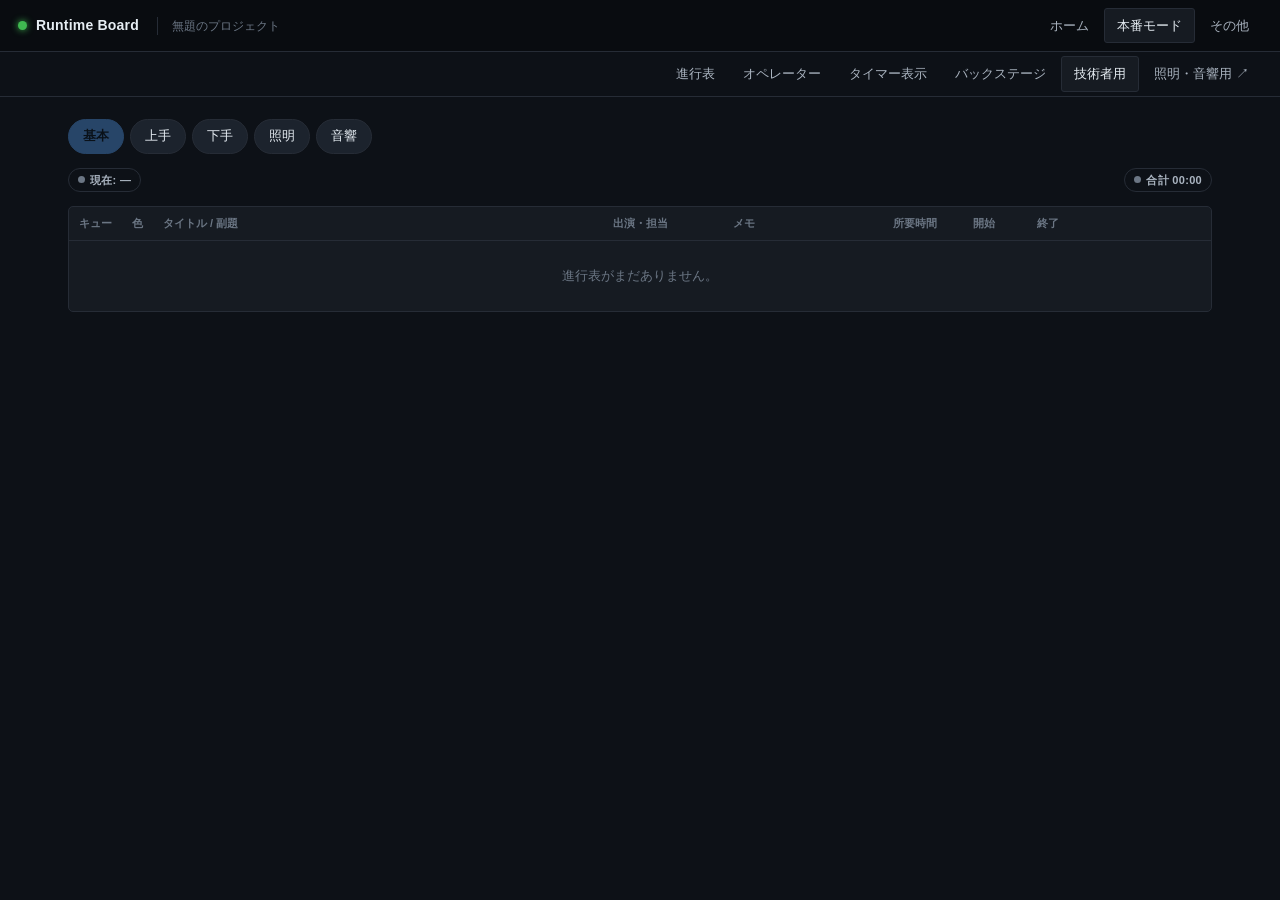
<file: technician.html>
<!DOCTYPE html>
<html lang="ja">
<head>
<meta charset="UTF-8" />
<meta name="viewport" content="width=device-width, initial-scale=1" />
<title>Runtime Board — 技術者用</title>
<link rel="stylesheet" href="css/style.css" />
</head>
<body>
<div class="app">
  <div id="nav-mount"></div>

  <main>
    <div class="container">

      <div class="tab-select" id="tab-select">
        <button data-tab="basic" class="active" disabled title="常に表示されます">基本</button>
        <button data-tab="kamite">上手</button>
        <button data-tab="shimote">下手</button>
        <button data-tab="lighting">照明</button>
        <button data-tab="sound">音響</button>
      </div>

      <div class="tech-toolbar" id="lighting-toolbar" style="display:none;">
        <span class="group-label">照明:</span>
        <button class="toggle-btn tgl-violet" data-light="intermission">幕間</button>
        <button class="toggle-btn tgl-blue" data-light="arena">アリーナ</button>
        <button class="toggle-btn tgl-amber" data-light="worklight">作業灯</button>
      </div>
      <div class="tech-toolbar" id="sound-toolbar" style="display:none;">
        <span class="group-label">音響:</span>
        <button class="toggle-btn tgl-red" id="btn-mc-mic">司会</button>
      </div>

      <div class="toolbar">
        <span class="badge on-air" id="now-badge"><span class="dot"></span><span id="now-badge-text">現在: —</span></span>
        <div class="spacer"></div>
        <span class="badge"><span class="dot"></span><span id="hdr-total">合計 00:00</span></span>
      </div>

      <div class="panel">
        <table class="rundown" id="rundown-table">
          <thead><tr id="head-row"></tr></thead>
          <tbody id="rows"></tbody>
        </table>
        <div class="empty-hint" id="empty-hint" style="display:none;">進行表がまだありません。</div>
      </div>
    </div>
  </main>
</div>

<script src="js/storage.js"></script>
<script src="js/timer-engine.js"></script>
<script src="js/sync.js"></script>
<script src="js/nav.js"></script>
<script src="js/rundown-render.js"></script>
<script src="js/util.js"></script>
<script>
  const { Store, Timer, Rundown } = RB;
  const { debounce } = RB.Util;

  RB.Nav.renderTopbar(document.getElementById("nav-mount"));
  setTimeout(() => { const r = document.getElementById("rows"); if (r) Rundown.bindFlags(r); }, 0);

  const rowsEl = document.getElementById("rows");
  const headRow = document.getElementById("head-row");
  const emptyHint = document.getElementById("empty-hint");
  const tapOpenIds = new Set();

  const tabs = { kamite: false, shimote: false, lighting: false, sound: false };

  document.querySelectorAll("#tab-select button[data-tab]:not([disabled])").forEach((btn) => {
    btn.addEventListener("click", () => {
      const key = btn.dataset.tab;
      tabs[key] = !tabs[key];
      btn.classList.toggle("active", tabs[key]);
      document.getElementById("lighting-toolbar").style.display = tabs.lighting ? "flex" : "none";
      document.getElementById("sound-toolbar").style.display = tabs.sound ? "flex" : "none";
      render(Store.getState());
    });
  });

  function fieldUpdate(id, key, value) {
    Store.update((s) => {
      const ev = s.events.find((e) => e.id === id);
      if (ev) ev[key] = value;
    });
  }

  function render(state) {
    headRow.innerHTML = Rundown.techHeaderCells(tabs, false);

    const schedule = Timer.buildSchedule(state);
    const cueMap = Timer.buildCueNumbers(state);
    const total = Timer.totalRuntime(state);
    document.getElementById("hdr-total").textContent = "合計 " + Timer.formatSeconds(total, { forceHours: total >= 3600 });
    emptyHint.style.display = state.events.length ? "none" : "block";

    const current = Timer.findEvent(state, state.playback.loadedId);
    document.getElementById("now-badge-text").textContent = "現在: " + (current ? current.title || "（無題）" : "—");
    document.getElementById("now-badge").classList.toggle("on-air", state.playback.state === "play");

    rowsEl.innerHTML = state.events
      .map((e, idx) =>
        Rundown.renderFullRow(e, idx, {
          schedule,
          cueMap,
          editable: false,
          showActions: true,
          skipOnly: true,
          tabs,
          currentId: state.playback.loadedId,
          tapOpenIds,
        })
      )
      .join("");

    document.getElementById("btn-mc-mic").classList.toggle("active", !!state.sound.mcMic);
    document.getElementById("lighting-toolbar").querySelectorAll("[data-light]").forEach((b) => {
      b.classList.toggle("active", !!state.lighting[b.dataset.light]);
    });
  }

  Store.subscribe(render);
  setInterval(() => render(Store.getState()), 1000);

  const debouncedMemo = debounce((id, field, value) => fieldUpdate(id, field, value), 300);

  rowsEl.addEventListener("input", (ev) => {
    const t = ev.target;
    if (t.dataset.memoField) debouncedMemo(t.dataset.id, t.dataset.memoField, t.value);
  });

  rowsEl.addEventListener("click", (ev) => {
    const memoOpen = ev.target.closest("[data-memo-open]");
    if (memoOpen) {
      tapOpenIds.add(memoOpen.dataset.memoOpen);
      render(Store.getState());
      return;
    }
    const curtainBtn = ev.target.closest("[data-curtain]");
    if (curtainBtn) {
      fieldUpdate(curtainBtn.dataset.id, "curtain", curtainBtn.dataset.curtain);
      return;
    }
    const btn = ev.target.closest("button[data-act]");
    if (!btn) return;
    const id = btn.dataset.id;
    const act = btn.dataset.act;
    if (act === "skip") {
      Store.update((s) => {
        const ev2 = s.events.find((e) => e.id === id);
        if (ev2) ev2.skip = !ev2.skip;
      });
    }
    // 技術者用画面では並べ替え・削除は行わない想定（進行表エディタで行う）
  });

  rowsEl.addEventListener(
    "focusout",
    (ev) => {
      const ta = ev.target;
      if (!ta.dataset || !ta.dataset.memoField) return;
      const key = ta.dataset.id + ":" + ta.dataset.memoField;
      setTimeout(() => {
        tapOpenIds.delete(key);
        render(Store.getState());
      }, 150);
    },
    true
  );

  document.getElementById("lighting-toolbar").addEventListener("click", (ev) => {
    const b = ev.target.closest("[data-light]");
    if (!b) return;
    Store.update((s) => (s.lighting[b.dataset.light] = !s.lighting[b.dataset.light]));
  });
  document.getElementById("btn-mc-mic").addEventListener("click", () => {
    Store.update((s) => (s.sound.mcMic = !s.sound.mcMic));
  });
</script>
</body>
</html>
</file>
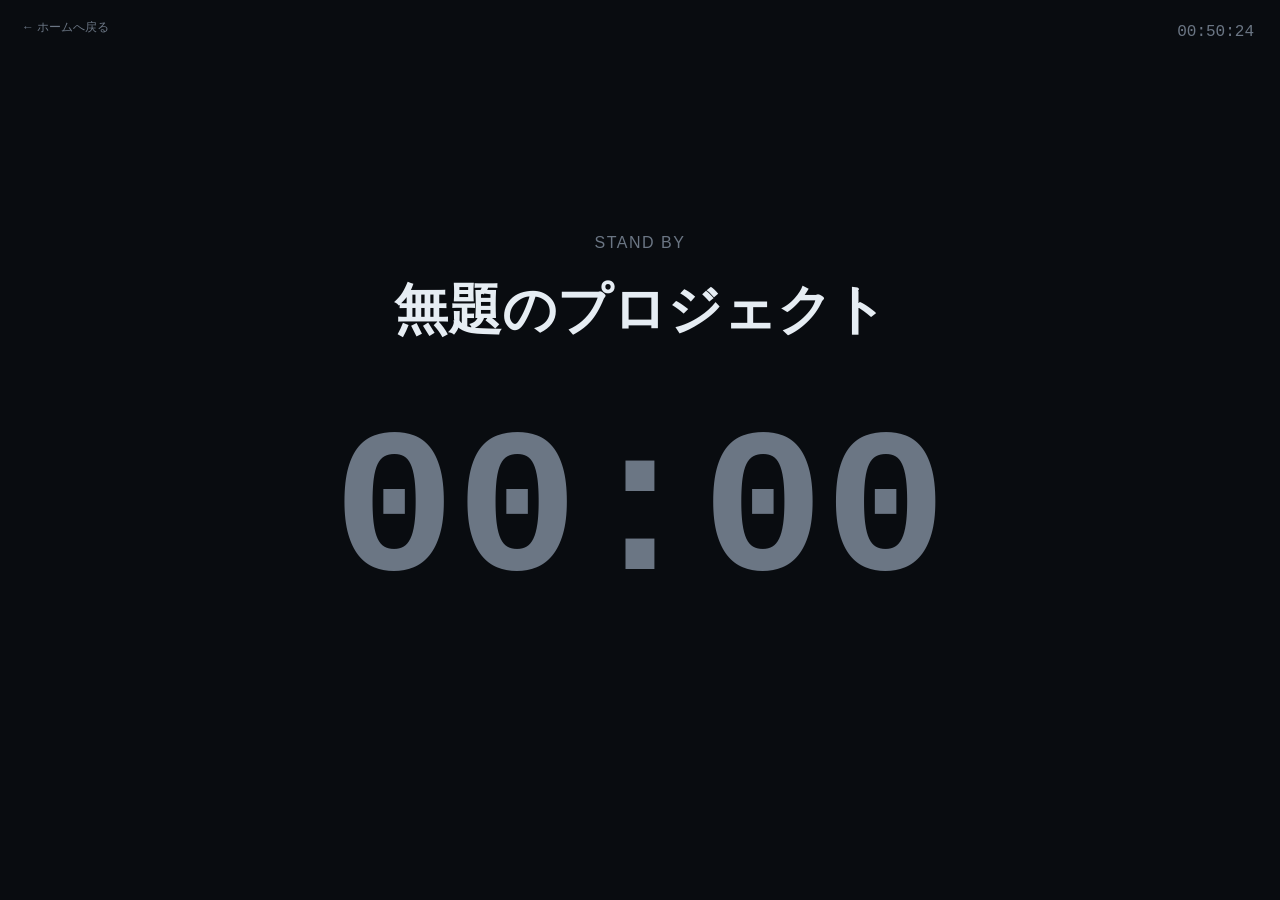
<file: timer.html>
<!DOCTYPE html>
<html lang="ja">
<head>
<meta charset="UTF-8" />
<meta name="viewport" content="width=device-width, initial-scale=1" />
<title>Runtime Board — タイマー表示</title>
<link rel="stylesheet" href="css/style.css" />
<style>
  body { overflow: hidden; }
  .back-link {
    position: fixed;
    top: 18px;
    left: 22px;
    font-size: 12px;
    color: var(--text-2);
    z-index: 5;
  }
  .back-link:hover { color: var(--text-0); }
</style>
</head>
<body>
<a class="back-link" href="index.html">← ホームへ戻る</a>
<div class="stage-clock" id="wall-clock">--:--:--</div>

<div class="stage-screen" id="screen">
  <div class="stage-main">
    <div class="stage-eyebrow" id="s-cue">CUE —</div>
    <div class="stage-title" id="s-title">読み込み中…</div>
    <div class="stage-subtitle" id="s-sub">&nbsp;</div>
    <div class="stage-timer idle" id="s-timer">00:00</div>
    <div class="stage-next" id="s-next">&nbsp;</div>
  </div>
</div>

<div class="stage-message" id="s-message"></div>

<script src="js/storage.js"></script>
<script src="js/timer-engine.js"></script>
<script src="js/sync.js"></script>
<script src="js/util.js"></script>
<script>
  const { Store, Timer } = RB;
  const { escapeHtml } = RB.Util;

  function tickClock() {
    document.getElementById("wall-clock").textContent = Timer.formatClock(Date.now());
  }
  setInterval(tickClock, 1000);
  tickClock();

  function render(state) {
    const timing = Timer.computeTiming(state);
    const cueMap = Timer.buildCueNumbers(state);
    const screen = document.getElementById("screen");
    const timerEl = document.getElementById("s-timer");

    if (!timing.event) {
      document.getElementById("s-cue").textContent = "STAND BY";
      document.getElementById("s-title").textContent = state.project.title || "Runtime Board";
      document.getElementById("s-sub").innerHTML = "&nbsp;";
      timerEl.textContent = "00:00";
      timerEl.className = "stage-timer idle";
      document.getElementById("s-next").innerHTML = "&nbsp;";
      screen.className = "stage-screen";
    } else {
      const cue = timing.event.type === "mc" ? "-" : cueMap.get(timing.event.id) || "—";
      document.getElementById("s-cue").textContent = "CUE " + cue;
      document.getElementById("s-title").textContent = timing.event.title || "（無題）";
      document.getElementById("s-sub").textContent = timing.event.subtitle || timing.event.presenter || "\u00A0";

      timerEl.textContent = Timer.formatSeconds(timing.remaining, { forceHours: timing.duration >= 3600 });

      let cls = "";
      if (state.playback.state === "stop") cls = "idle";
      else if (timing.overtime) cls = "danger";
      else if (timing.remaining < 30) cls = "warn";
      timerEl.className = "stage-timer " + cls;
      screen.className = "stage-screen " + (cls === "warn" ? "state-warn" : cls === "danger" ? "state-danger" : "");

      const nxt = Timer.nextPlayable(state, state.playback.loadedId);
      document.getElementById("s-next").innerHTML = nxt
        ? `次の予定: <b>${escapeHtml(nxt.title)}</b>`
        : "&nbsp;";
    }

    const msgEl = document.getElementById("s-message");
    msgEl.textContent = state.message.text;
    msgEl.className = "stage-message " + (state.message.visible ? "visible " : "") + (state.message.level === "danger" ? "danger" : "");
  }

  Store.subscribe(render);
  setInterval(() => render(Store.getState()), 250);

  document.addEventListener("dblclick", () => {
    if (!document.fullscreenElement) document.documentElement.requestFullscreen().catch(() => {});
    else document.exitFullscreen();
  });
</script>
</body>
</html>
</file>
<file: css/style.css>
/* ===========================================================
   Runtime Board — 進行表・タイマー管理コンソール
   共通スタイルシート
   =========================================================== */

:root {
  --bg-0: #090c10;
  --bg-1: #0d1117;
  --bg-2: #141a22;
  --panel: #161b22;
  --panel-raised: #1c232d;
  --border: #262c36;
  --border-soft: #1e242e;

  --text-0: #e6edf3;
  --text-1: #aab4c0;
  --text-2: #6b7684;

  --accent-cyan: #58a6ff;
  --accent-amber: #f0a020;
  --accent-red: #e5484d;
  --accent-green: #3fb950;
  --accent-violet: #a371f7;

  --font-ui: -apple-system, BlinkMacSystemFont, "Segoe UI", "Hiragino Kaku Gothic ProN",
    "Yu Gothic", "Noto Sans JP", sans-serif;
  --font-mono: ui-monospace, "SFMono-Regular", "Cascadia Mono", "JetBrains Mono", Consolas,
    "Courier New", monospace;

  --radius-s: 3px;
  --radius-m: 5px;
}

* {
  box-sizing: border-box;
}

html,
body {
  height: 100%;
}

body {
  margin: 0;
  background: var(--bg-1);
  color: var(--text-0);
  font-family: var(--font-ui);
  font-size: 14px;
  line-height: 1.5;
  -webkit-font-smoothing: antialiased;
}

::selection {
  background: var(--accent-cyan);
  color: #05080c;
}

a {
  color: var(--accent-cyan);
  text-decoration: none;
}
a:hover {
  text-decoration: underline;
}

button {
  font-family: var(--font-ui);
  font-size: 13px;
  cursor: pointer;
  border: 1px solid var(--border);
  background: var(--panel-raised);
  color: var(--text-0);
  border-radius: var(--radius-s);
  padding: 7px 13px;
  transition: border-color 0.12s ease, background 0.12s ease;
}
button:hover {
  border-color: var(--text-2);
}
button:active {
  transform: translateY(1px);
}
button:focus-visible,
a:focus-visible,
input:focus-visible,
select:focus-visible,
textarea:focus-visible {
  outline: 2px solid var(--accent-cyan);
  outline-offset: 1px;
}
button:disabled {
  opacity: 0.35;
  cursor: not-allowed;
}

button.primary {
  background: var(--accent-cyan);
  border-color: var(--accent-cyan);
  color: #05131f;
  font-weight: 600;
}
button.primary:hover {
  background: #74b6ff;
}

button.go {
  background: var(--accent-green);
  border-color: var(--accent-green);
  color: #04170a;
  font-weight: 600;
}
button.go:hover {
  background: #56d16a;
}

button.stop {
  background: var(--accent-red);
  border-color: var(--accent-red);
  color: #200506;
  font-weight: 600;
}
button.stop:hover {
  background: #ef6a6e;
}

button.ghost {
  background: transparent;
}

button.danger-outline {
  border-color: var(--accent-red);
  color: var(--accent-red);
  background: transparent;
}
button.danger-outline:hover {
  background: rgba(229, 72, 77, 0.12);
}

input[type="text"],
input[type="number"],
input[type="time"],
input[type="color"],
select,
textarea {
  font-family: var(--font-ui);
  background: var(--bg-2);
  border: 1px solid var(--border);
  color: var(--text-0);
  border-radius: var(--radius-s);
  padding: 6px 9px;
  font-size: 13px;
}
textarea {
  resize: vertical;
  font-family: var(--font-ui);
}
input[type="color"] {
  padding: 2px;
  width: 40px;
  height: 30px;
}

label {
  color: var(--text-1);
  font-size: 12px;
}

hr {
  border: none;
  border-top: 1px solid var(--border-soft);
  margin: 16px 0;
}

code,
.mono {
  font-family: var(--font-mono);
}

/* ---------- App shell ---------- */

.app {
  min-height: 100%;
  display: flex;
  flex-direction: column;
}

.topbar {
  display: flex;
  align-items: center;
  gap: 18px;
  padding: 0 18px;
  height: 52px;
  background: var(--bg-0);
  border-bottom: 1px solid var(--border);
  flex-shrink: 0;
}

.topbar .brand {
  display: flex;
  align-items: center;
  gap: 9px;
  font-weight: 700;
  letter-spacing: 0.2px;
  white-space: nowrap;
}

.topbar .brand .dot {
  width: 9px;
  height: 9px;
  border-radius: 50%;
  background: var(--accent-green);
  box-shadow: 0 0 7px var(--accent-green);
  flex-shrink: 0;
}

.topbar .project-name {
  color: var(--text-2);
  font-size: 12px;
  border-left: 1px solid var(--border);
  padding-left: 14px;
  white-space: nowrap;
  overflow: hidden;
  text-overflow: ellipsis;
}

.topnav {
  display: flex;
  gap: 2px;
  margin-left: auto;
  flex-shrink: 0;
}

.topnav a {
  color: var(--text-1);
  padding: 7px 12px;
  border-radius: var(--radius-s);
  font-size: 13px;
  border: 1px solid transparent;
}
.topnav a:hover {
  background: var(--panel-raised);
  text-decoration: none;
  color: var(--text-0);
}
.topnav a.active {
  background: var(--panel);
  border-color: var(--border);
  color: var(--text-0);
}

main {
  flex: 1;
  min-height: 0;
}

.container {
  max-width: 1180px;
  margin: 0 auto;
  padding: 22px 18px 60px;
}

.panel {
  background: var(--panel);
  border: 1px solid var(--border);
  border-radius: var(--radius-m);
}

.panel-head {
  display: flex;
  align-items: center;
  gap: 10px;
  padding: 12px 16px;
  border-bottom: 1px solid var(--border-soft);
}

.panel-head h2 {
  margin: 0;
  font-size: 13px;
  font-weight: 600;
  color: var(--text-1);
}

.panel-body {
  padding: 16px;
}

.grid-2 {
  display: grid;
  grid-template-columns: 1fr 1fr;
  gap: 16px;
}

.field {
  display: flex;
  flex-direction: column;
  gap: 5px;
  margin-bottom: 12px;
}

.row {
  display: flex;
  align-items: center;
  gap: 8px;
}

.spacer {
  flex: 1;
}

.badge {
  display: inline-flex;
  align-items: center;
  gap: 5px;
  padding: 3px 9px;
  border-radius: 999px;
  font-size: 11px;
  font-weight: 600;
  letter-spacing: 0.3px;
  border: 1px solid var(--border);
  color: var(--text-1);
}
.badge.on-air {
  color: var(--accent-red);
  border-color: var(--accent-red);
}
.badge.on-air .dot {
  background: var(--accent-red);
  box-shadow: 0 0 6px var(--accent-red);
}
.badge .dot {
  width: 7px;
  height: 7px;
  border-radius: 50%;
  background: var(--text-2);
}

/* ---------- Dashboard cards ---------- */

.view-grid {
  display: grid;
  grid-template-columns: repeat(auto-fit, minmax(240px, 1fr));
  gap: 14px;
  margin-top: 16px;
}

.view-card {
  display: block;
  background: var(--panel);
  border: 1px solid var(--border);
  border-radius: var(--radius-m);
  padding: 18px;
  color: var(--text-0);
}
.view-card:hover {
  border-color: var(--accent-cyan);
  text-decoration: none;
}
.view-card .tag {
  font-size: 11px;
  color: var(--accent-cyan);
  font-weight: 700;
  letter-spacing: 0.4px;
}
.view-card h3 {
  margin: 8px 0 4px;
  font-size: 16px;
}
.view-card p {
  margin: 0;
  color: var(--text-1);
  font-size: 12.5px;
}

/* ---------- Rundown table (editor / operator) ---------- */

.rundown {
  width: 100%;
  border-collapse: collapse;
}

.rundown th {
  text-align: left;
  font-size: 11px;
  color: var(--text-2);
  font-weight: 600;
  text-transform: none;
  padding: 8px 10px;
  border-bottom: 1px solid var(--border);
  white-space: nowrap;
}

.rundown td {
  padding: 7px 10px;
  border-bottom: 1px solid var(--border-soft);
  vertical-align: middle;
}

.rundown tbody tr.event-row:hover {
  background: rgba(255, 255, 255, 0.02);
}

.rundown tbody tr.loaded {
  background: rgba(88, 166, 255, 0.08);
}

.rundown tbody tr.playing {
  background: rgba(63, 185, 80, 0.09);
}

.rundown tbody tr.skipped {
  opacity: 0.4;
}

.rundown input[type="text"],
.rundown input[type="number"] {
  width: 100%;
  background: transparent;
  border: 1px solid transparent;
  padding: 5px 6px;
}
.rundown input[type="text"]:hover,
.rundown input[type="number"]:hover {
  border-color: var(--border);
}
.rundown input[type="text"]:focus,
.rundown input[type="number"]:focus {
  background: var(--bg-2);
  border-color: var(--accent-cyan);
}

.colour-chip {
  width: 14px;
  height: 14px;
  border-radius: 3px;
  border: 1px solid rgba(255, 255, 255, 0.15);
  flex-shrink: 0;
}

.cue-tag {
  font-family: var(--font-mono);
  font-size: 11px;
  color: var(--text-1);
  background: var(--bg-2);
  border: 1px solid var(--border);
  border-radius: 3px;
  padding: 2px 6px;
  width: 46px;
  text-align: center;
}

.block-row td {
  background: var(--bg-2);
  color: var(--text-1);
  font-weight: 600;
  font-size: 12px;
}

.icon-btn {
  border: none;
  background: transparent;
  color: var(--text-2);
  padding: 4px 6px;
  font-size: 13px;
  border-radius: var(--radius-s);
}
.icon-btn:hover {
  color: var(--text-0);
  background: var(--panel-raised);
}
.icon-btn.warn:hover {
  color: var(--accent-red);
}

/* ---------- Operator ---------- */

.operator-layout {
  display: grid;
  grid-template-columns: 1.15fr 0.85fr;
  gap: 16px;
  align-items: start;
}

.now-panel {
  background: var(--panel);
  border: 1px solid var(--border);
  border-radius: var(--radius-m);
  padding: 22px;
  text-align: center;
}

.now-panel .stage {
  font-size: 11px;
  letter-spacing: 1px;
  color: var(--text-2);
  font-weight: 700;
}

.now-panel .title {
  font-size: 22px;
  font-weight: 700;
  margin: 6px 0 2px;
}

.now-panel .subtitle {
  color: var(--text-1);
  font-size: 13px;
  margin-bottom: 14px;
}

.big-timer {
  font-family: var(--font-mono);
  font-size: 74px;
  font-weight: 700;
  letter-spacing: 1px;
  line-height: 1;
  color: var(--accent-green);
  margin: 6px 0 2px;
  font-variant-numeric: tabular-nums;
}
.big-timer.warn {
  color: var(--accent-amber);
}
.big-timer.danger {
  color: var(--accent-red);
}
.big-timer.idle {
  color: var(--text-2);
}

.timer-sub {
  color: var(--text-2);
  font-size: 12px;
  margin-bottom: 18px;
}

.transport {
  display: flex;
  justify-content: center;
  gap: 8px;
  flex-wrap: wrap;
}

.transport button {
  min-width: 84px;
  padding: 10px 14px;
  font-size: 13px;
}

.addtime-row {
  display: flex;
  justify-content: center;
  gap: 6px;
  margin-top: 12px;
}

.next-preview {
  margin-top: 16px;
  padding-top: 14px;
  border-top: 1px solid var(--border-soft);
  font-size: 12.5px;
  color: var(--text-1);
}
.next-preview b {
  color: var(--text-0);
}

/* ---------- Timer / Stage display ---------- */

.stage-screen {
  height: 100vh;
  display: flex;
  flex-direction: column;
  background: var(--bg-0);
  transition: background 0.4s ease;
}

.stage-screen.state-warn {
  background: #1c1204;
}
.stage-screen.state-danger {
  background: #1e0708;
}

.stage-main {
  flex: 1;
  display: flex;
  flex-direction: column;
  align-items: center;
  justify-content: center;
  text-align: center;
  padding: 24px;
}

.stage-eyebrow {
  color: var(--text-2);
  font-size: clamp(12px, 1.6vw, 16px);
  letter-spacing: 1.5px;
  margin-bottom: 14px;
}

.stage-title {
  font-size: clamp(24px, 4.2vw, 56px);
  font-weight: 700;
  max-width: 90vw;
}

.stage-subtitle {
  font-size: clamp(14px, 2vw, 22px);
  color: var(--text-1);
  margin-top: 6px;
}

.stage-timer {
  font-family: var(--font-mono);
  font-size: clamp(70px, 16vw, 220px);
  font-weight: 700;
  line-height: 1;
  color: var(--accent-green);
  margin: 24px 0;
  font-variant-numeric: tabular-nums;
  transition: color 0.3s ease;
}
.stage-timer.warn {
  color: var(--accent-amber);
}
.stage-timer.danger {
  color: var(--accent-red);
  animation: pulse-danger 1s infinite;
}
.stage-timer.idle {
  color: var(--text-2);
}

@keyframes pulse-danger {
  0%,
  100% {
    opacity: 1;
  }
  50% {
    opacity: 0.55;
  }
}

.stage-next {
  color: var(--text-2);
  font-size: clamp(12px, 1.6vw, 18px);
}
.stage-next b {
  color: var(--text-1);
}

.stage-clock {
  position: absolute;
  top: 20px;
  right: 26px;
  font-family: var(--font-mono);
  color: var(--text-2);
  font-size: 16px;
}

.stage-message {
  position: fixed;
  left: 0;
  right: 0;
  bottom: 0;
  padding: 18px 26px;
  text-align: center;
  font-size: clamp(16px, 2.4vw, 30px);
  font-weight: 600;
  background: var(--accent-amber);
  color: #241701;
  transform: translateY(100%);
  transition: transform 0.35s ease;
}
.stage-message.visible {
  transform: translateY(0);
}
.stage-message.danger {
  background: var(--accent-red);
  color: #200506;
}

/* ---------- Backstage ---------- */

.backstage-layout {
  display: grid;
  grid-template-columns: 1fr 340px;
  min-height: 100vh;
}

.backstage-main {
  display: flex;
  flex-direction: column;
  align-items: center;
  justify-content: center;
  padding: 30px;
  text-align: center;
  border-right: 1px solid var(--border);
}

.backstage-queue {
  padding: 18px;
  overflow-y: auto;
}

.backstage-queue h2 {
  font-size: 12px;
  color: var(--text-2);
  letter-spacing: 0.6px;
  margin: 0 0 10px;
}

.queue-item {
  display: flex;
  gap: 10px;
  align-items: flex-start;
  padding: 10px 8px;
  border-radius: var(--radius-s);
  border-bottom: 1px solid var(--border-soft);
}
.queue-item.current {
  background: rgba(63, 185, 80, 0.09);
}
.queue-item .idx {
  font-family: var(--font-mono);
  color: var(--text-2);
  font-size: 12px;
  width: 18px;
  flex-shrink: 0;
}
.queue-item .info b {
  display: block;
  font-size: 13px;
}
.queue-item .info span {
  font-size: 11.5px;
  color: var(--text-2);
}

/* ---------- Misc ---------- */

.empty-hint {
  color: var(--text-2);
  font-size: 12.5px;
  padding: 26px;
  text-align: center;
}

.toolbar {
  display: flex;
  align-items: center;
  gap: 8px;
  flex-wrap: wrap;
  margin-bottom: 14px;
}

.toast {
  position: fixed;
  bottom: 18px;
  right: 18px;
  background: var(--panel-raised);
  border: 1px solid var(--border);
  padding: 10px 16px;
  border-radius: var(--radius-s);
  font-size: 13px;
  opacity: 0;
  transform: translateY(6px);
  transition: opacity 0.2s ease, transform 0.2s ease;
  pointer-events: none;
  z-index: 50;
}
.toast.show {
  opacity: 1;
  transform: translateY(0);
}

.footer-note {
  color: var(--text-2);
  font-size: 11.5px;
  margin-top: 22px;
  text-align: center;
}

@media (max-width: 860px) {
  .operator-layout {
    grid-template-columns: 1fr;
  }
  .backstage-layout {
    grid-template-columns: 1fr;
  }
  .backstage-main {
    border-right: none;
    border-bottom: 1px solid var(--border);
  }
  .topbar {
    flex-wrap: wrap;
    height: auto;
    padding: 10px 14px;
  }
  .topnav {
    margin-left: 0;
    width: 100%;
    overflow-x: auto;
  }
}

/* ===========================================================
   追加スタイル（司会・技術者用タブ・本番モード・同期状態 等）
   =========================================================== */

/* コンパクト行（進行表 / 振り返り） */
.rundown.compact th {
  font-size: 11px;
  color: var(--text-2);
  padding: 6px 10px;
  border-bottom: 1px solid var(--border);
}
.compact-row td {
  padding: 4px 10px;
  border-bottom: 1px solid var(--border-soft);
  vertical-align: middle;
  line-height: 1.3;
}
.compact-row.event-row td {
  padding-top: 7px;
  padding-bottom: 7px;
}
.compact-row.mc-row td {
  padding-top: 3px;
  padding-bottom: 3px;
  color: var(--text-2);
}
.compact-row .cue-cell {
  width: 26px;
  font-size: 11px;
  color: var(--text-2);
}
.compact-row .colour-cell {
  width: 16px;
}
.compact-row .time-cell {
  width: 62px;
  font-size: 11.5px;
  color: var(--text-1);
}
.compact-row .subtitle-line {
  font-size: 11px;
  color: var(--text-2);
}
.mc-toggle {
  cursor: pointer;
  font-size: 12.5px;
  user-select: none;
}
.mc-toggle:hover {
  color: var(--text-0);
}
.mc-caret {
  color: var(--text-2);
  font-size: 10px;
}
.mc-subtitle {
  font-size: 11px;
  color: var(--text-2);
  padding-left: 2px;
}
.rowclick-target {
  cursor: pointer;
}
.rowclick-target:hover {
  color: var(--accent-cyan);
}
.review-row textarea {
  width: 100%;
  font-family: var(--font-ui);
}

/* 司会フル行 */
.mc-row-full td {
  background: rgba(107, 118, 132, 0.06);
}

/* メモセル（上手・音響） */
.memo-line {
  font-size: 12px;
  color: var(--text-1);
  padding: 4px 5px;
  border-radius: var(--radius-s);
  cursor: text;
  min-height: 18px;
  border: 1px solid transparent;
  white-space: nowrap;
  overflow: hidden;
  text-overflow: ellipsis;
  max-width: 220px;
}
.memo-line:hover {
  border-color: var(--border);
  background: var(--bg-2);
}
.memo-textarea {
  width: 100%;
  min-width: 150px;
  font-size: 12px;
}

/* 緞帳ボタン（下手） */
.curtain-group {
  display: flex;
  gap: 4px;
}
.curtain-btn {
  padding: 5px 9px;
  font-size: 12px;
}
.curtain-btn.active {
  background: var(--accent-violet);
  border-color: var(--accent-violet);
  color: #fff;
  font-weight: 700;
}

/* 技術者用 / 照明・音響 トグルボタン群 */
.tech-toolbar {
  display: flex;
  align-items: center;
  gap: 8px;
  flex-wrap: wrap;
  margin-bottom: 12px;
}
.tech-toolbar .group-label {
  font-size: 11px;
  color: var(--text-2);
  margin-right: 2px;
}
.toggle-btn {
  padding: 3px 1px;
  font-weight: 1000;
  font-size: 13px;
  color: var(--text-0);
}
.toggle-btn.tgl-violet.active {
  background: #5b3fae;
  border-color: #5b3fae;
  color: #fff;
}
.toggle-btn.tgl-blue.active {
  background: #1f6feb;
  border-color: #1f6feb;
  color: #fff;
}
.toggle-btn.tgl-amber.active {
  background: #9a5b12;
  border-color: #9a5b12;
  color: #fff;
}
.toggle-btn.tgl-red.active {
  background: #a5303a;
  border-color: #a5303a;
  color: #fff;
}

/* タブ選択（技術者用 / エディタ共通） */
.tab-select {
  display: flex;
  gap: 6px;
  flex-wrap: wrap;
  margin-bottom: 14px;
}
.tab-select button {
  padding: 8px 14px;
  font-size: 12.5px;
  border-radius: 999px;
}
.tab-select button.active {
  background: var(--accent-cyan);
  border-color: var(--accent-cyan);
  color: #05131f;
  font-weight: 700;
}

/* 本番モード：ホーム画面グルーピング */
.prod-block {
  border: 1px solid var(--accent-cyan);
  border-radius: var(--radius-m);
  padding: 16px;
  background: rgba(88, 166, 255, 0.04);
  margin-top: 18px;
}
.prod-block-head {
  display: flex;
  align-items: center;
  gap: 12px;
  margin-bottom: 12px;
}
.prod-block-head h3 {
  margin: 0;
  font-size: 14px;
}
.prod-block-head .desc {
  color: var(--text-2);
  font-size: 11.5px;
}

.switch {
  position: relative;
  display: inline-block;
  width: 42px;
  height: 24px;
  flex-shrink: 0;
}
.switch input {
  opacity: 0;
  width: 0;
  height: 0;
}
.switch .slider {
  position: absolute;
  inset: 0;
  background: var(--border);
  border-radius: 999px;
  cursor: pointer;
  transition: background 0.15s ease;
}
.switch .slider::before {
  content: "";
  position: absolute;
  width: 18px;
  height: 18px;
  left: 3px;
  top: 3px;
  background: #fff;
  border-radius: 50%;
  transition: transform 0.15s ease;
}
.switch input:checked + .slider {
  background: var(--accent-green);
}
.switch input:checked + .slider::before {
  transform: translateX(18px);
}

.section-title {
  font-size: 11px;
  color: var(--text-2);
  letter-spacing: 0.4px;
  margin: 22px 0 8px;
}

/* 押し／巻き 表示バッジ（オペレーター） */
.offset-badge {
  display: inline-flex;
  align-items: center;
  gap: 8px;
  padding: 10px 16px;
  border-radius: var(--radius-m);
  border: 1px solid var(--border);
  font-size: 14px;
  font-weight: 700;
  margin: 10px 0;
}
.offset-badge .val {
  font-family: var(--font-mono);
  font-size: 18px;
}
.offset-badge.flat {
  color: var(--text-1);
}
.offset-badge.behind {
  color: var(--accent-red);
  border-color: var(--accent-red);
  background: rgba(229, 72, 77, 0.08);
}
.offset-badge.ahead {
  color: var(--accent-green);
  border-color: var(--accent-green);
  background: rgba(63, 185, 80, 0.08);
}

/* 同期ステータス */
.sync-status {
  display: flex;
  align-items: center;
  gap: 6px;
  font-size: 12px;
  color: var(--text-2);
}
.sync-status .sdot {
  width: 8px;
  height: 8px;
  border-radius: 50%;
  background: var(--text-2);
}
.sync-status.connected .sdot {
  background: var(--accent-green);
  box-shadow: 0 0 6px var(--accent-green);
}
.sync-status.connecting .sdot {
  background: var(--accent-amber);
}
.sync-status.error .sdot {
  background: var(--accent-red);
}

/* todoリスト（予定表） */
.todo-item {
  display: flex;
  align-items: center;
  gap: 8px;
  padding: 7px 4px;
  border-bottom: 1px solid var(--border-soft);
}
.todo-item.done span.txt {
  text-decoration: line-through;
  color: var(--text-2);
}
.todo-item span.txt {
  flex: 1;
}

/* 印刷 */
@media print {
  .topbar, .toolbar, .tab-select, .tech-toolbar, .footer-note, button, .icon-btn {
    display: none !important;
  }
  body { background: #fff; color: #000; }
  .container { max-width: 100%; padding: 0; }
  .panel { border: none; background: #fff; }
  .rundown th, .rundown td { border-color: #ccc; color: #000; }
  .colour-chip { border-color: #999; }
}

/* ---- ヘッダー：グループ切替 + サブナビ ---- */
.subbar { display:flex; align-items:center; padding:4px 18px; background:var(--bg-1); border-bottom:1px solid var(--border); overflow-x:auto; }
.subbar .topnav { flex-wrap:nowrap; white-space:nowrap; }

/* ---- 予定表：カレンダー ---- */
.cal-head { display:flex; align-items:center; justify-content:space-between; margin-bottom:8px; }
.cal-grid { display:grid; grid-template-columns:repeat(7,1fr); gap:3px; }
.cal-dow { text-align:center; font-size:11px; color:var(--text-2); padding:2px 0; }
.cal-cell { min-height:64px; background:var(--bg-2); border:1px solid var(--border); border-radius:6px; padding:3px 5px; cursor:pointer; font-size:11px; overflow:hidden; }
.cal-cell:hover { border-color:var(--text-2); }
.cal-cell.empty { visibility:hidden; }
.cal-cell.today { border-color:var(--accent-cyan); }
.cal-cell.sel { outline:2px solid var(--accent-cyan); }
.cal-cell .d { color:var(--text-1); font-weight:600; }
.cal-cell .t { margin-top:2px; padding:1px 4px; border-radius:4px; background:var(--accent-cyan); color:#001; white-space:nowrap; overflow:hidden; text-overflow:ellipsis; }
.coop-group { margin-bottom:10px; }
.coop-group h3 { font-size:12px; color:var(--accent-cyan); margin:0 0 4px; }
.coop-item { display:flex; gap:6px; align-items:flex-start; padding:4px 0; border-bottom:1px solid var(--border); font-size:13px; white-space:pre-wrap; }
.coop-item .txt { flex:1; }

/* ---- 机上リハ ---- */
.rehearsal-head { display:flex; flex-wrap:wrap; gap:8px; align-items:center; padding:8px 0; }
.rehearsal-layout { display:grid; grid-template-columns:300px 1fr; gap:12px; }
@media (max-width:820px) { .rehearsal-layout { grid-template-columns:1fr; } }
.rh-item { padding:8px 10px; border-bottom:1px solid var(--border); cursor:pointer; }
.rh-item:hover { background:var(--bg-2); }
.rh-item.sel { background:var(--bg-2); border-left:3px solid var(--accent-cyan); }
.rh-item small { color:var(--text-2); display:block; }
.rh-item .saved { color:var(--accent-green); font-size:11px; }
#stage { position:relative; width:100%; aspect-ratio:16/9; background:#000 center/cover no-repeat; border:1px solid var(--border); border-radius:8px; overflow:hidden; touch-action:none; }
.stage-img { position:absolute; cursor:move; user-select:none; -webkit-user-drag:none; }
.stage-img.sel { outline:2px dashed var(--accent-cyan); }
.stage-img .rz { position:absolute; right:-6px; bottom:-6px; width:14px; height:14px; background:var(--accent-cyan); border-radius:3px; cursor:nwse-resize; display:none; }
.stage-img.sel .rz { display:block; }
.stage-img img { width:100%; height:100%; display:block; pointer-events:none; }
</file>
